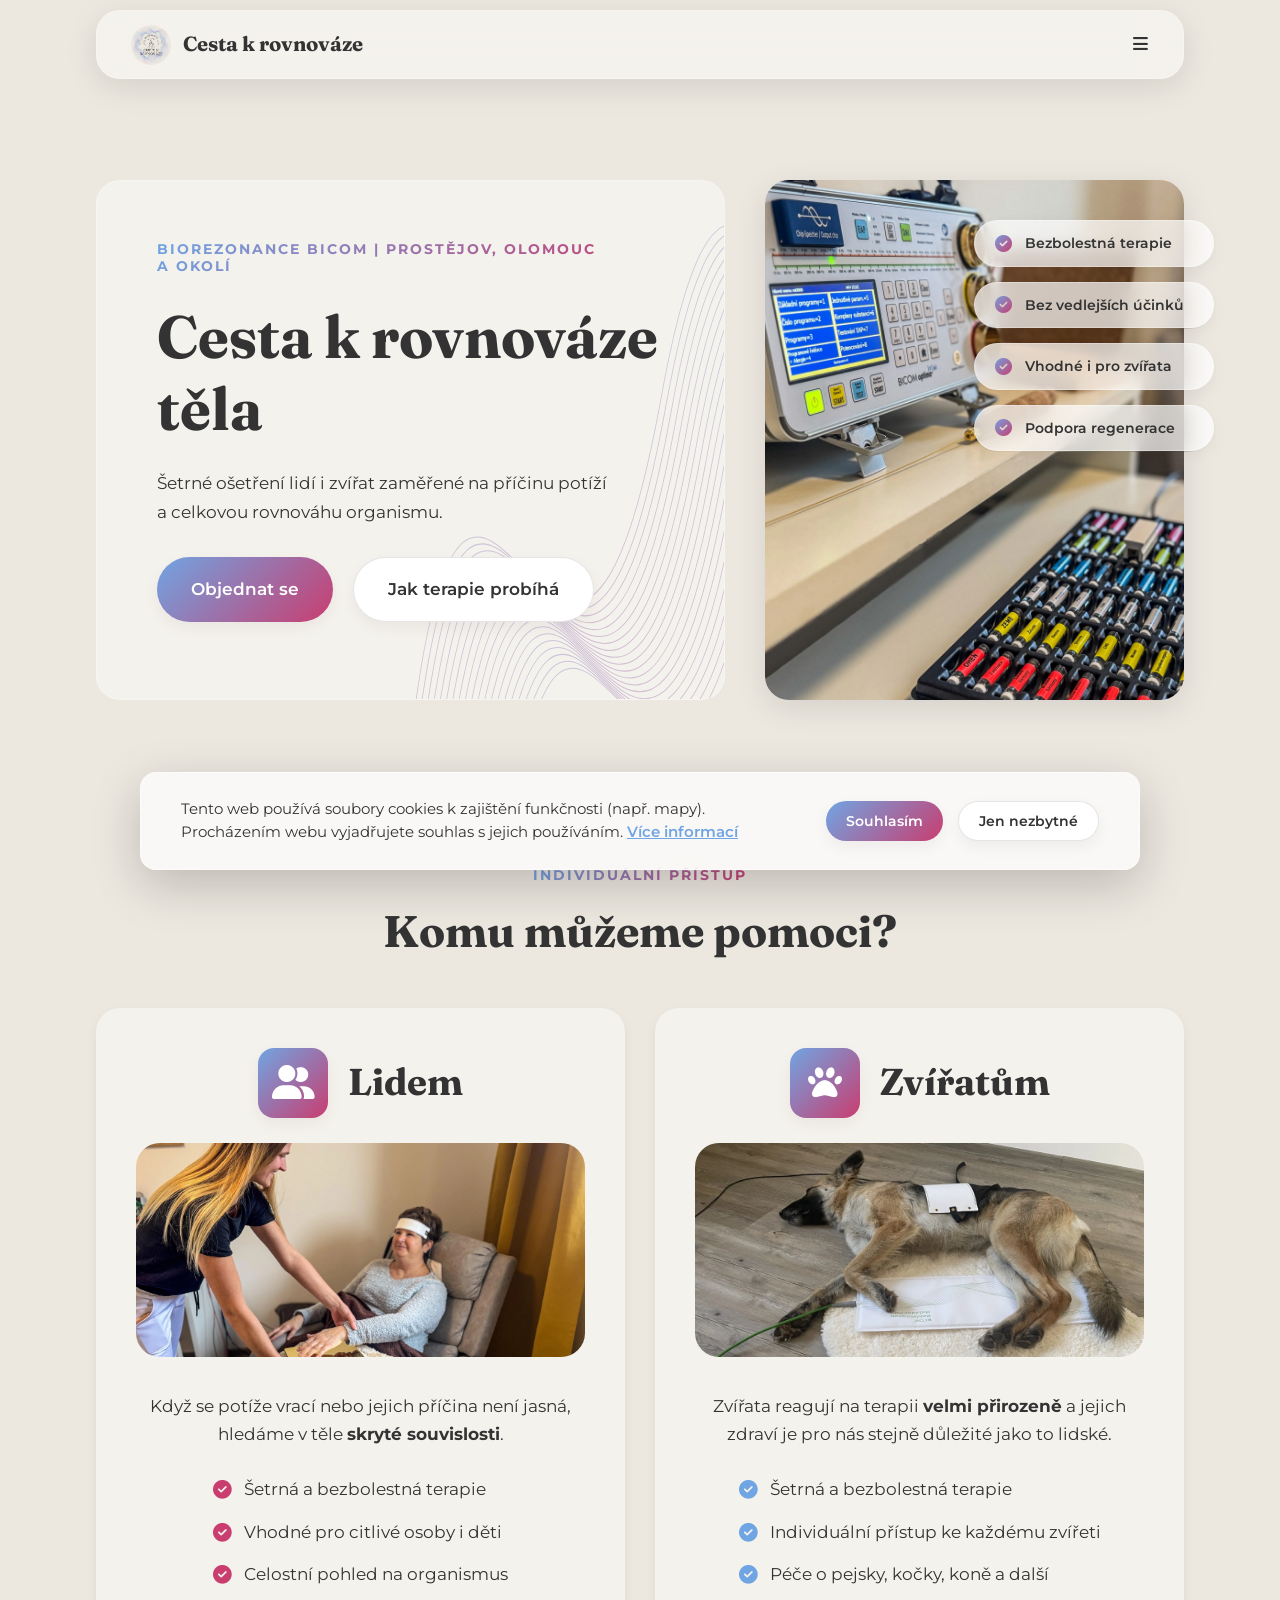
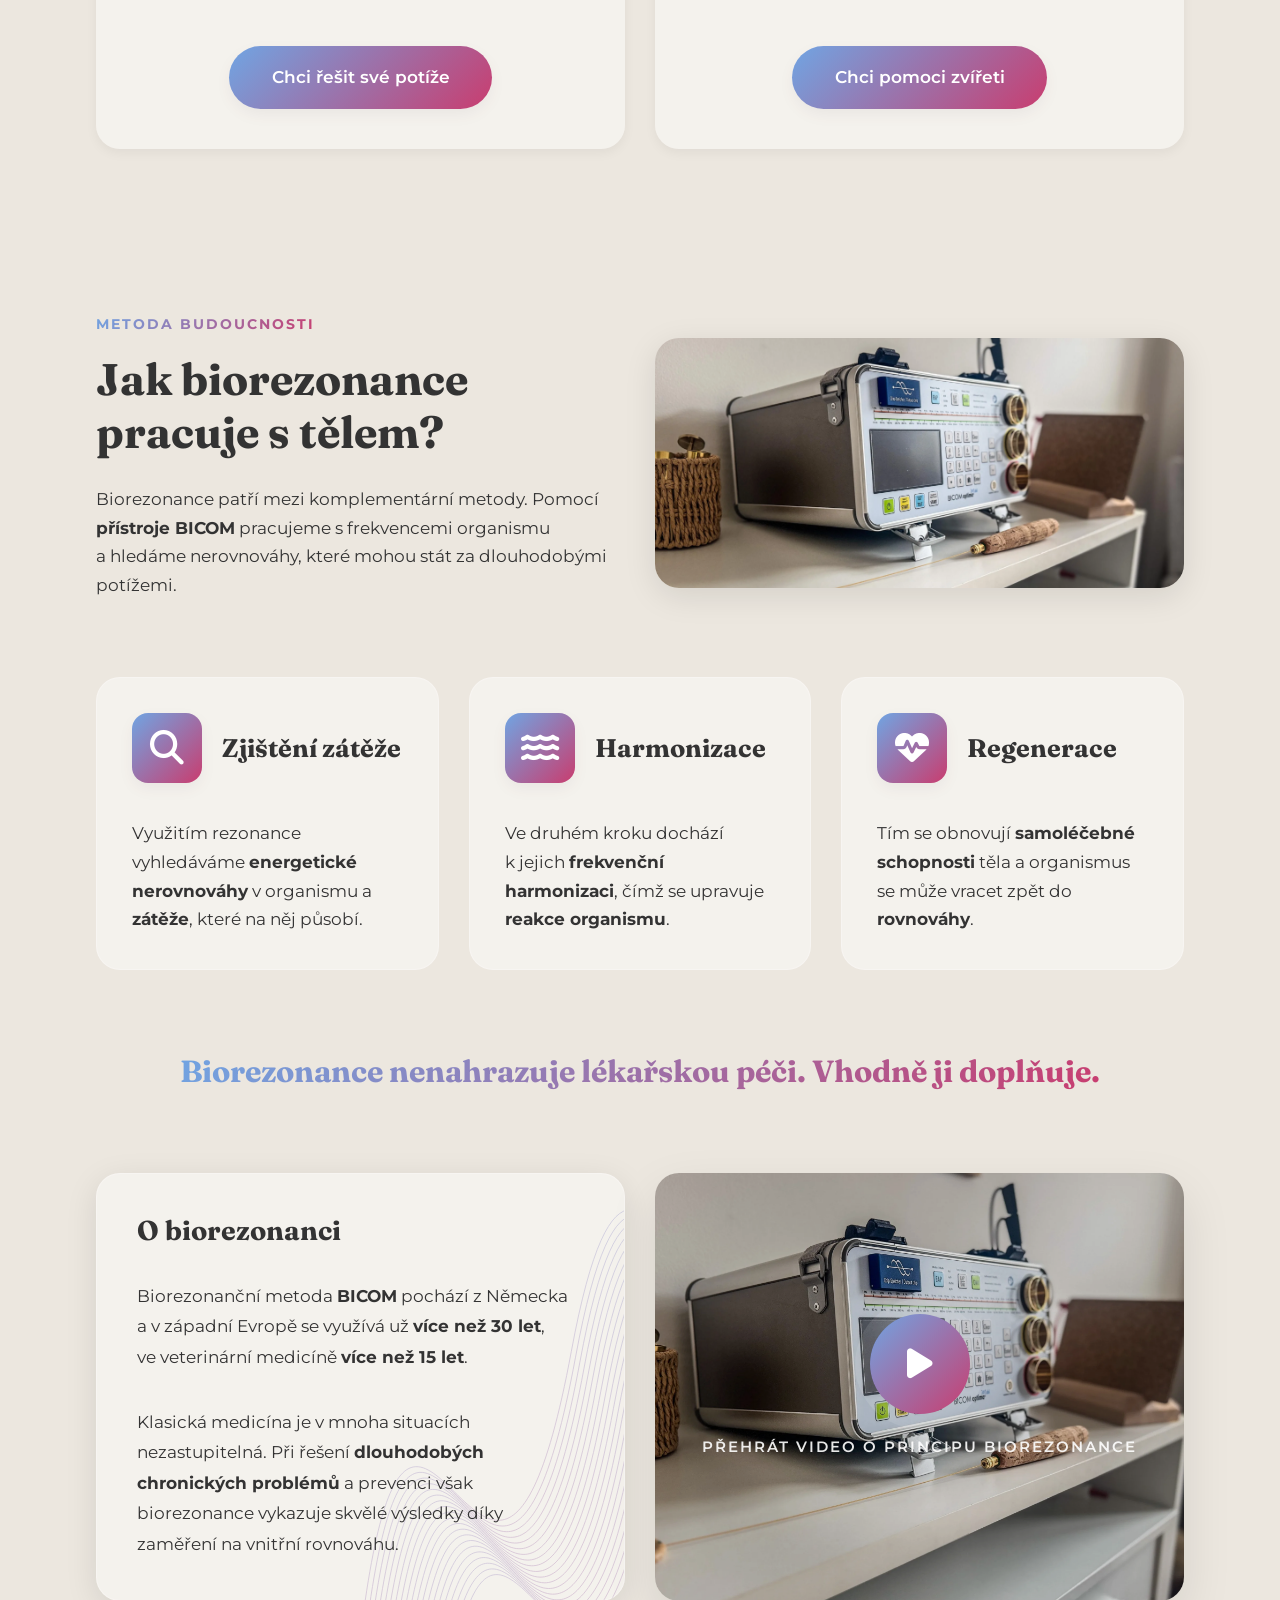
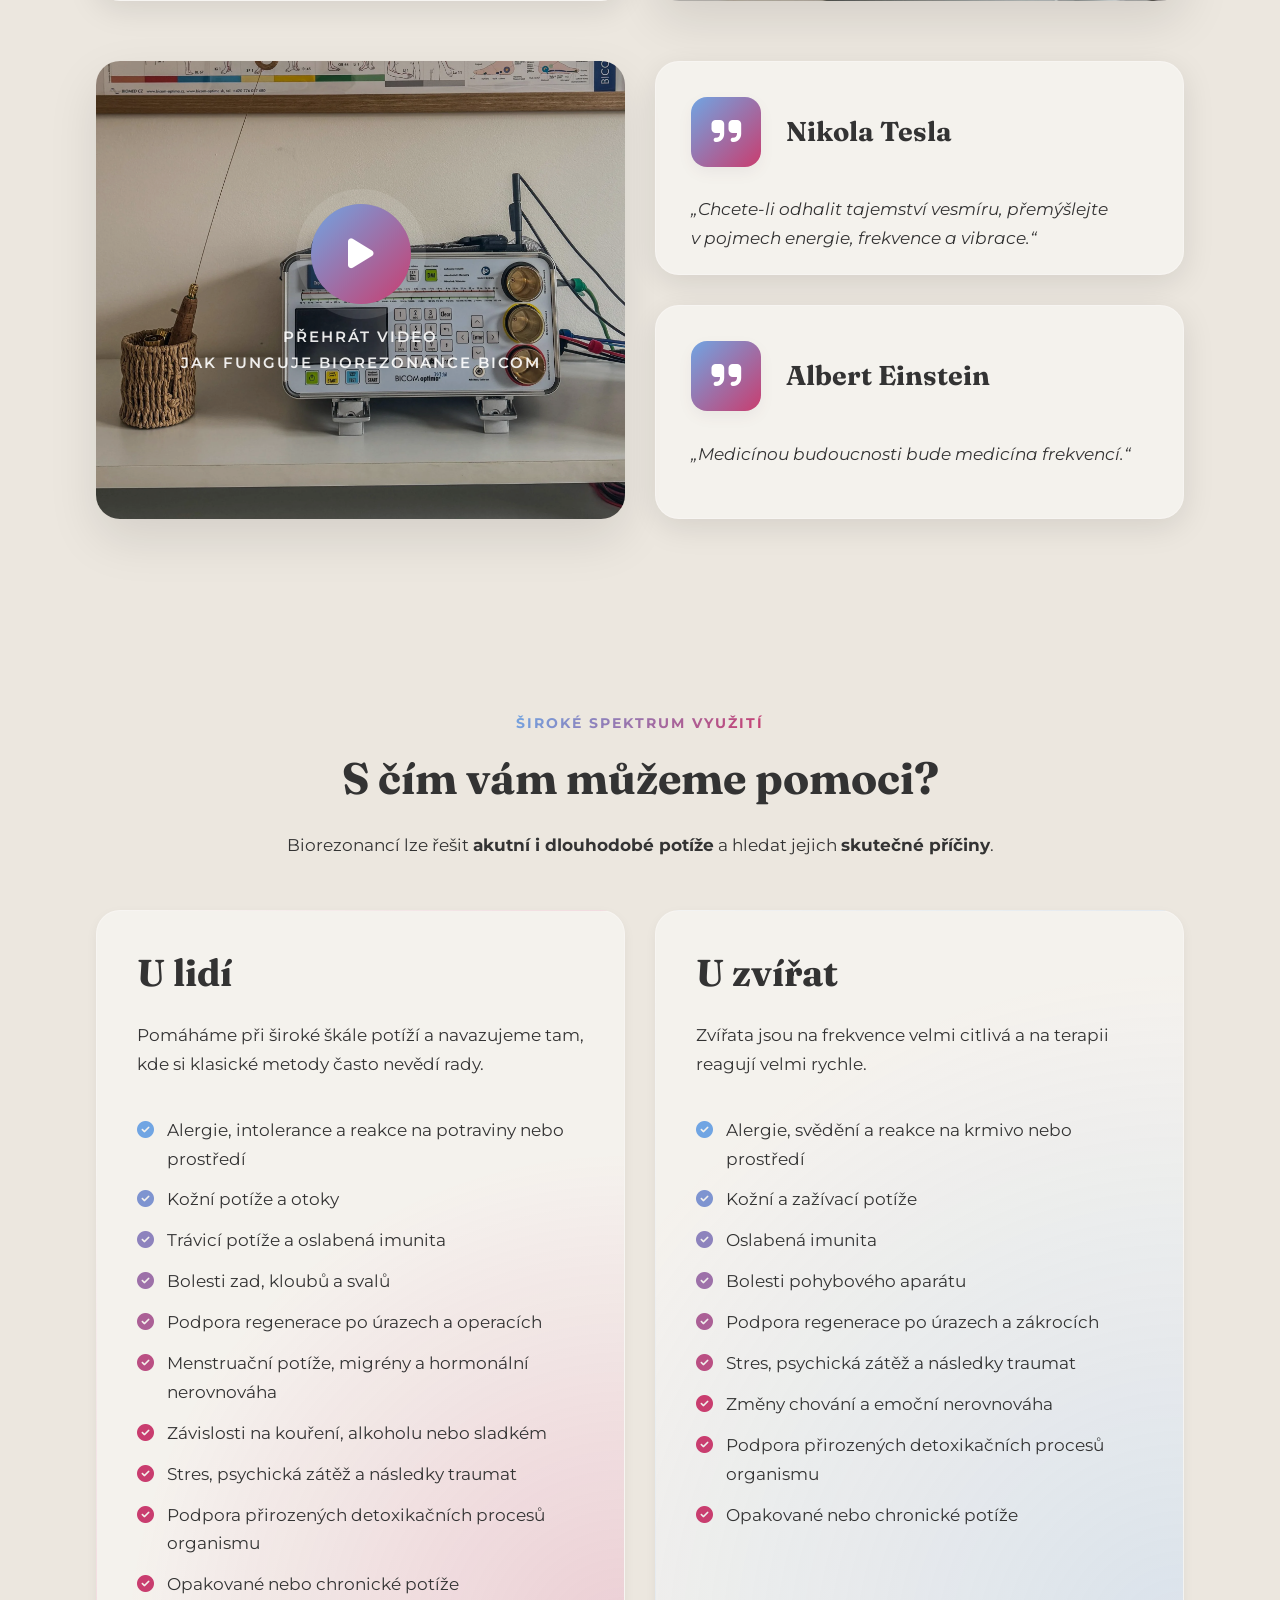
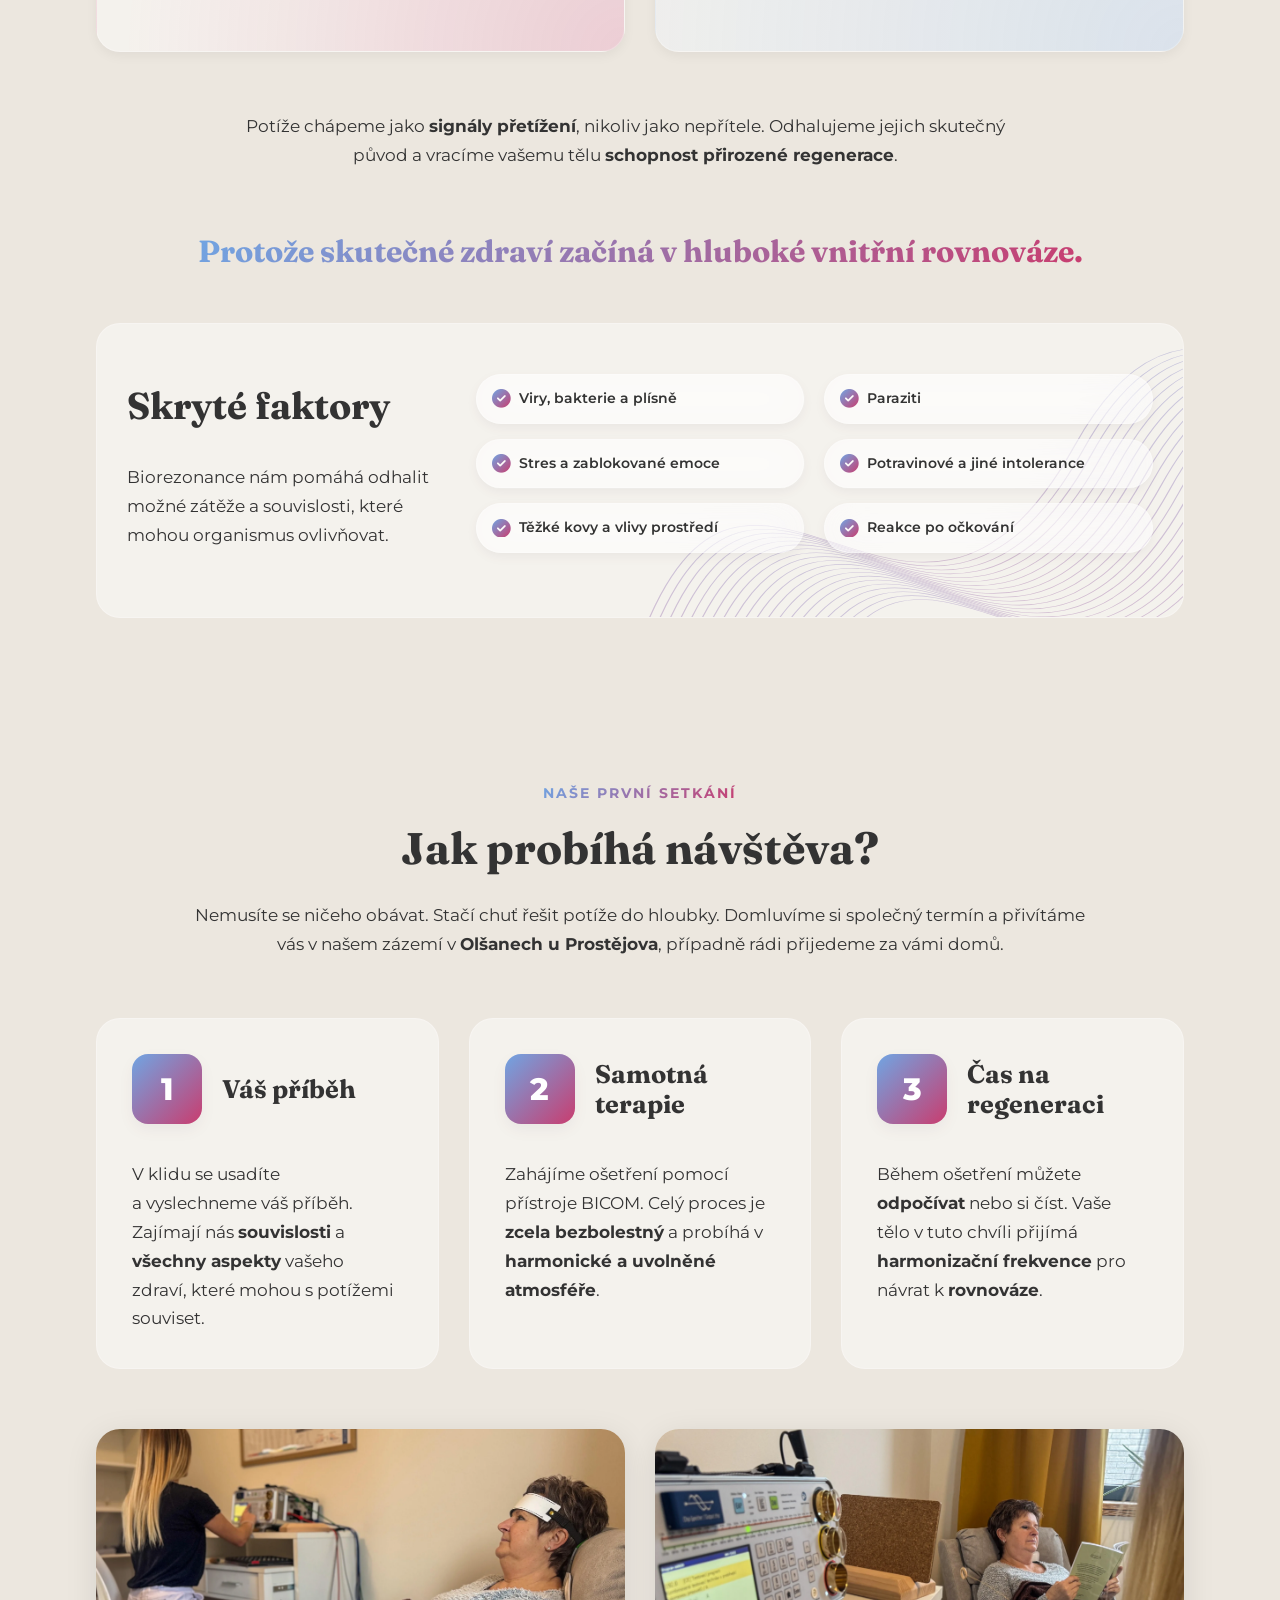
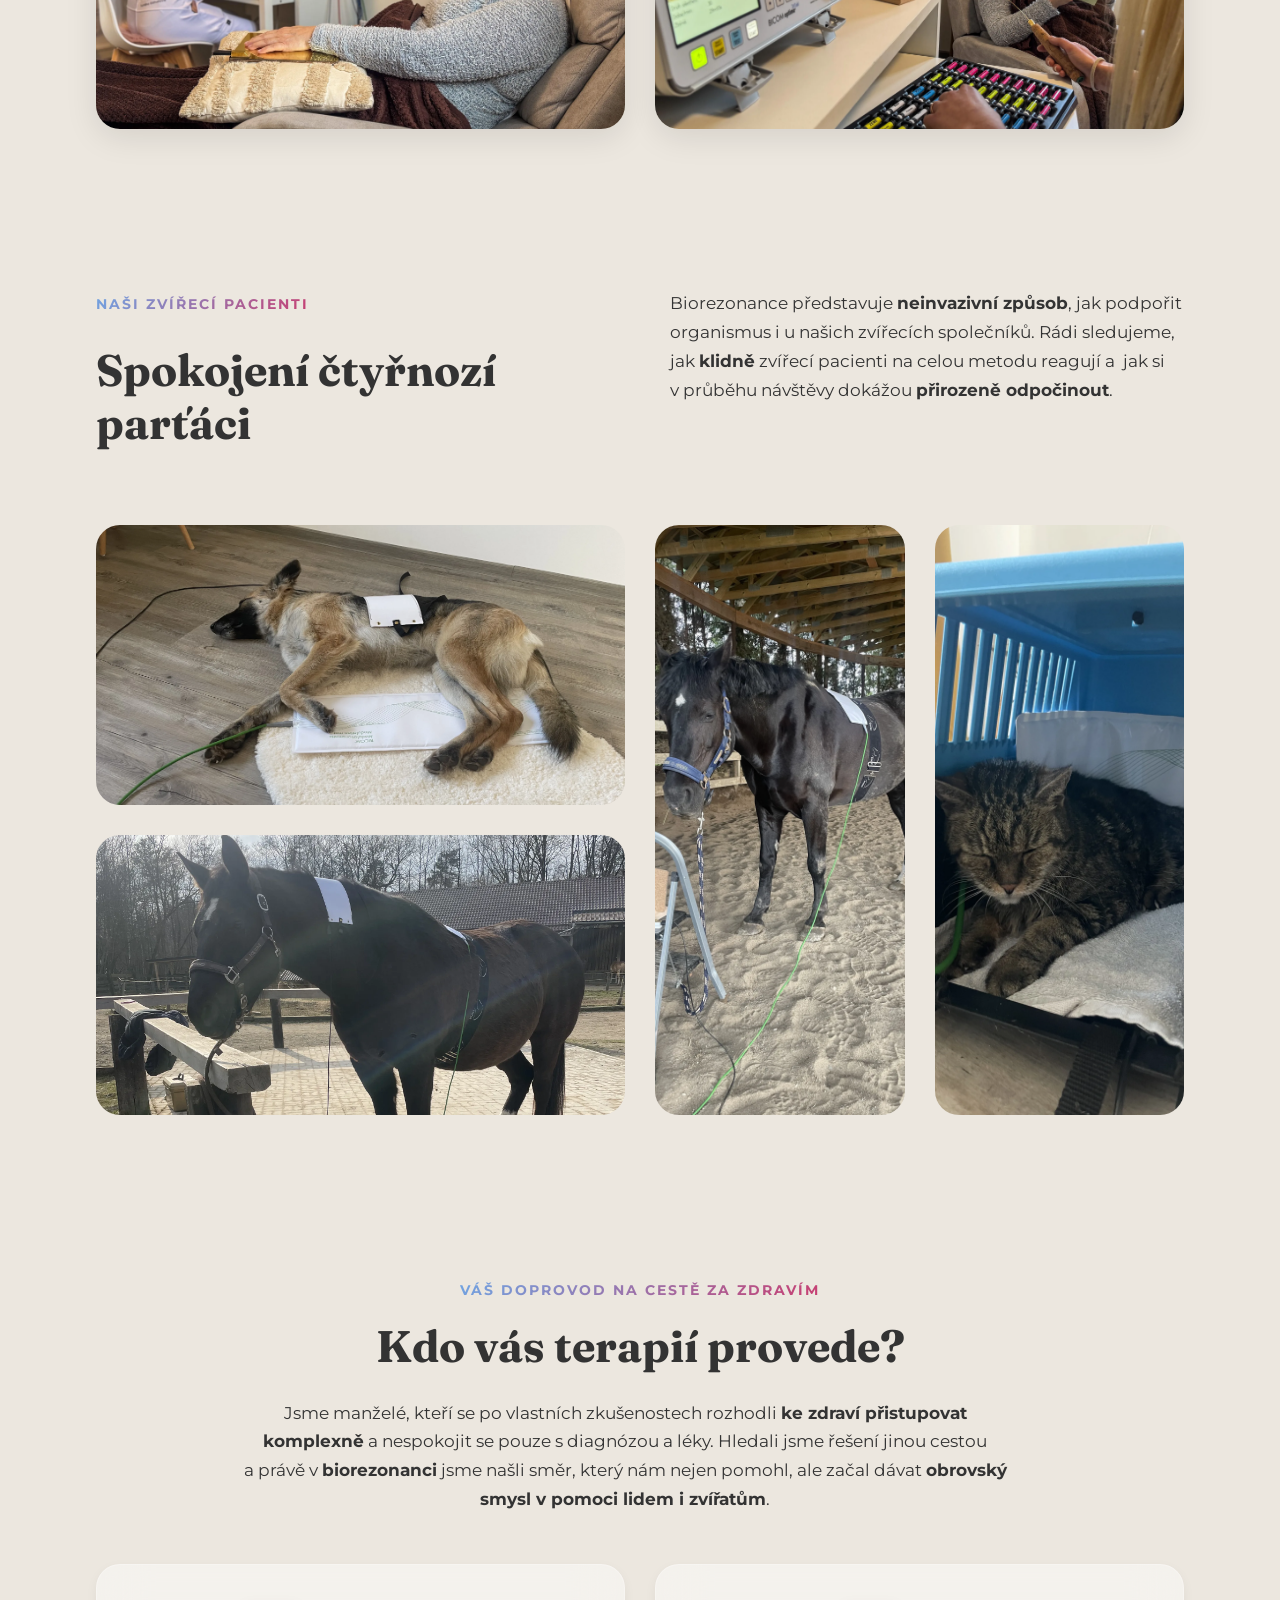
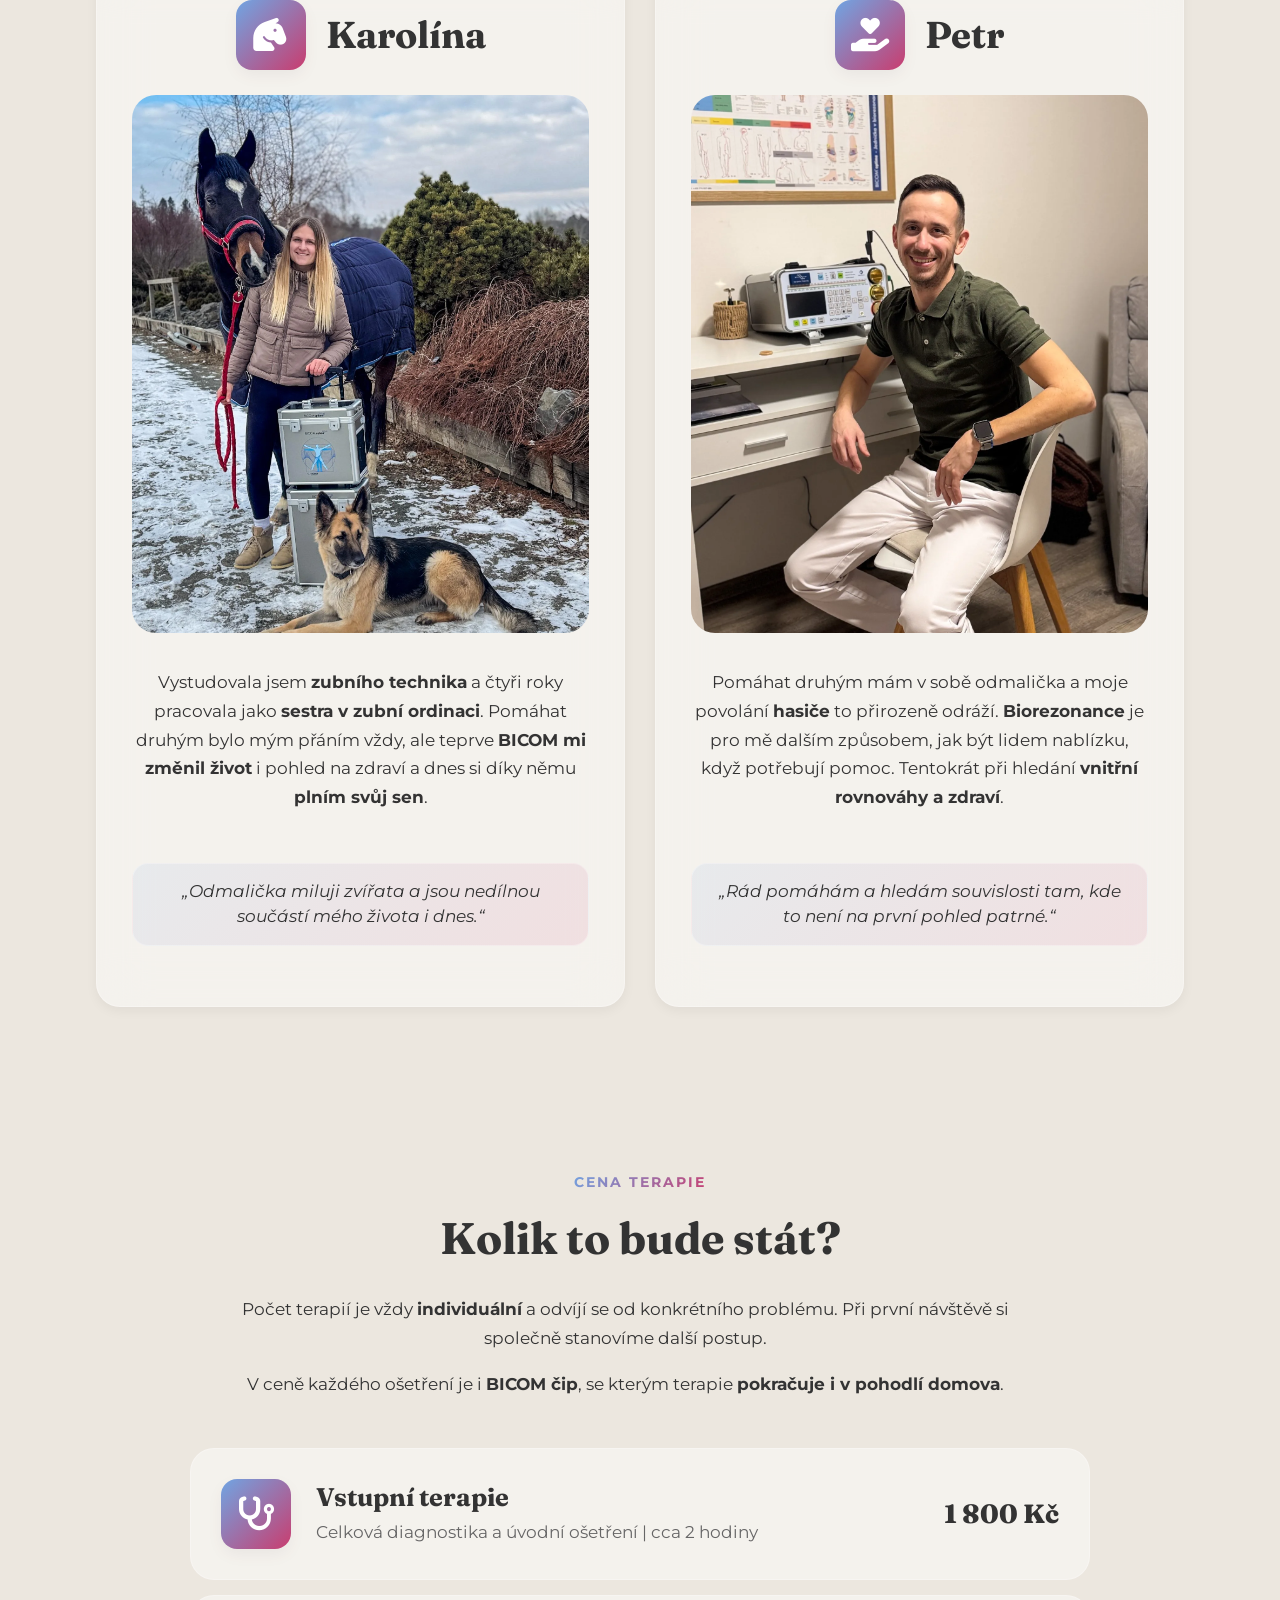
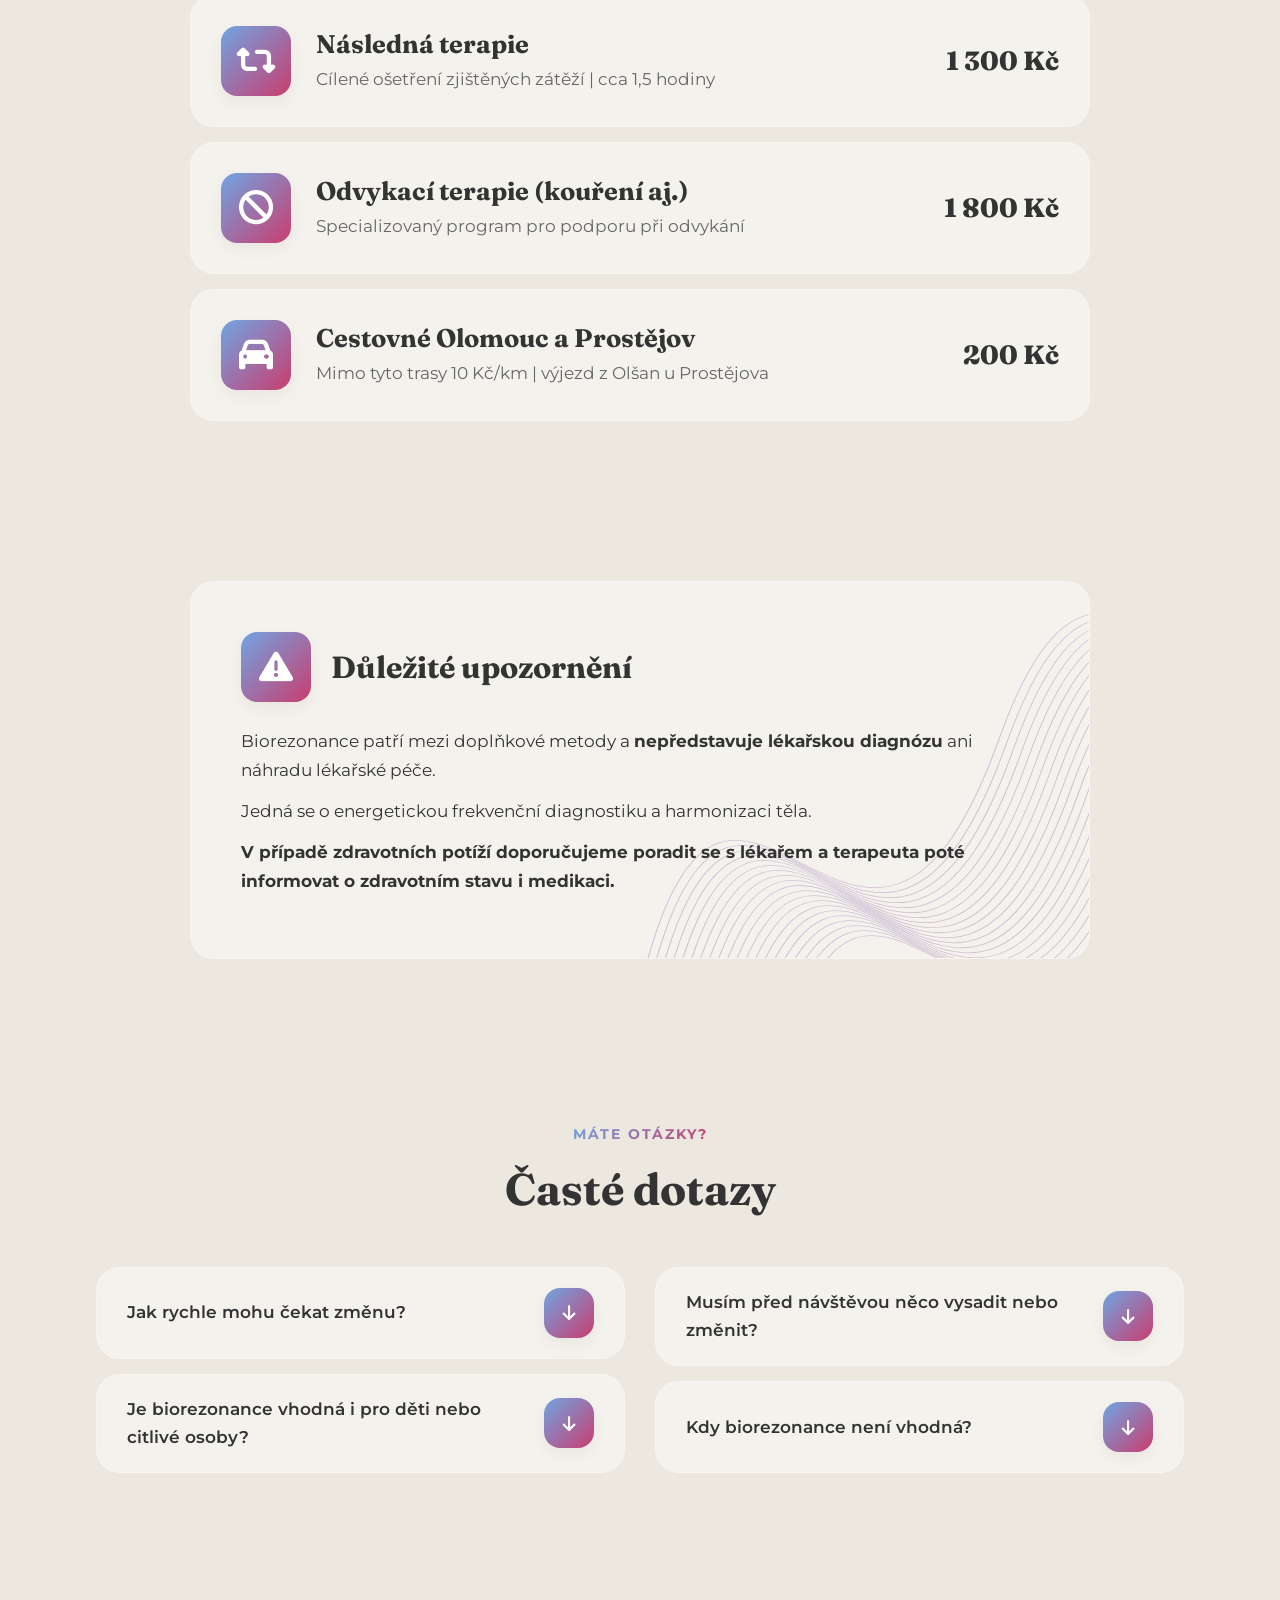
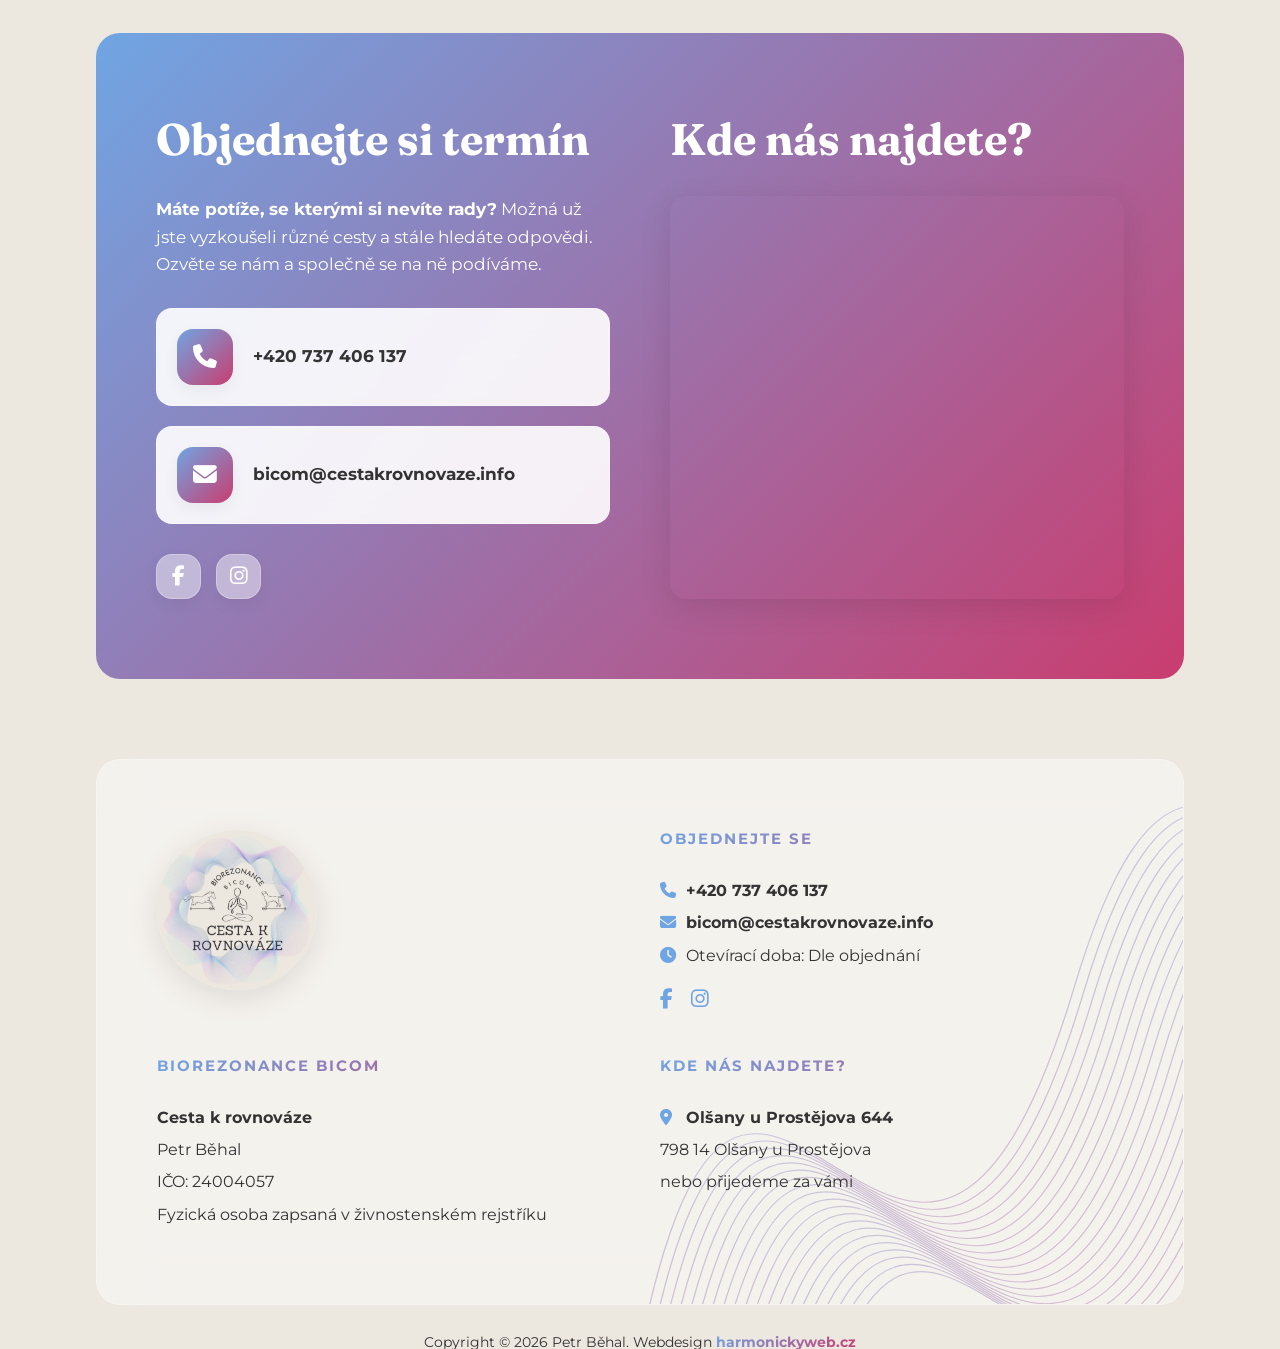
<file: index.html>
<!DOCTYPE html>
<html lang="cs">

<head>
    <meta charset="UTF-8">
    <meta name="viewport" content="width=device-width, initial-scale=1.0">
    <title>Biorezonance BICOM | Cesta k rovnováze těla - Prostějov, Olomouc</title>
    <meta name="description"
        content="Šetrné ošetření lidí i zvířat pomocí biorezonance BICOM. Zaměřujeme se na příčinu potíží a celkovou rovnováhu organismu v Olšanech u Prostějova.">

    <!-- Open Graph -->
    <meta property="og:title" content="Biorezonance BICOM | Cesta k rovnováze těla">
    <meta property="og:description"
        content="Šetrné ošetření lidí i zvířat pomocí biorezonance BICOM v Olšanech u Prostějova.">
    <meta property="og:image" content="Obrazky/og-image.jpg">
    <meta property="og:image:width" content="1200">
    <meta property="og:image:height" content="630">
    <meta property="og:url" content="https://cestakrovnovaze.info">
    <meta property="og:type" content="website">

    <!-- Favicon -->
    <link rel="icon" type="image/svg+xml" href="Obrazky/favicon.svg">

    <!-- Fonts & Icons -->
    <link rel="stylesheet" href="https://cdnjs.cloudflare.com/ajax/libs/font-awesome/6.5.1/css/all.min.css">
    <!-- Internal Links / Canonical -->
    <link rel="canonical" href="https://cestakrovnovaze.info/">

    <!-- Structured Data -->
    <script type="application/ld+json">
    [
      {
        "@context": "https://schema.org",
        "@type": "LocalBusiness",
        "name": "Biorezonance Olšany | Petr Běhal",
        "description": "Šetrné ošetření lidí i zvířat pomocí biorezonance BICOM. Zaměřujeme se na příčinu potíží a celkovou rovnováhu organismu v Olšanech u Prostějova.",
        "image": "https://cestakrovnovaze.info/Obrazky/og-image.jpg",
        "sameAs": [
          "https://www.facebook.com/profile.php?id=61587426644208",
          "https://www.instagram.com/cestakrovnovaze_bicom/"
        ],
        "address": {
          "@type": "PostalAddress",
          "streetAddress": "Olšany u Prostějova 644",
          "addressLocality": "Olšany u Prostějova",
          "postalCode": "798 14",
          "addressCountry": "CZ"
        },
        "geo": {
          "@type": "GeoCoordinates",
          "latitude": 49.4975,
          "longitude": 17.1568
        },
        "url": "https://cestakrovnovaze.info",
        "telephone": "+420737406137",
        "openingHoursSpecification": {
          "@type": "OpeningHoursSpecification",
          "dayOfWeek": ["Monday", "Tuesday", "Wednesday", "Thursday", "Friday", "Saturday", "Sunday"],
          "opens": "00:00",
          "closes": "23:59",
          "description": "Dle předchozí domluvy"
        }
      },
      {
        "@context": "https://schema.org",
        "@type": "FAQPage",
        "mainEntity": [
          {
            "@type": "Question",
            "name": "Jak rychle mohu čekat změnu?",
            "acceptedAnswer": {
              "@type": "Answer",
              "text": "Každý organismus reaguje jinak. Někdy je změna patrná už po první terapii, jindy se stav upravuje postupně během několika setkání. Vždy záleží na délce a povaze potíží."
            }
          },
          {
            "@type": "Question",
            "name": "Je biorezonance vhodná i pro děti nebo citlivé osoby?",
            "acceptedAnswer": {
              "@type": "Answer",
              "text": "Ano, terapie je šetrná a bezbolestná, proto ji dobře snášejí i děti, senioři nebo citlivější osoby."
            }
          }
        ]
      }
    ]
    </script>
    <link rel="stylesheet" href="style.css">
</head>

<body>
    <!-- Background Decoration -->

    <!-- Header Navigation -->
    <header class="header container">
        <nav class="pill-nav glass">
            <a href="#home" class="logo">
                <img src="Obrazky/biorezonance-logo.jpg" alt="Biorezonance Logo">
                <span>Cesta k&nbsp;rovnováze</span>
            </a>

            <ul class="nav-links" id="mainNav">
                <li><a href="#biorezonance">Biorezonance</a></li>
                <li><a href="#pomoc">S čím pomáhá</a></li>
                <li><a href="#prubeh">Průběh</a></li>
                <li><a href="#onas">O nás</a></li>
                <li><a href="#cenik">Ceník</a></li>
                <li><a href="#kontakt">Kontakt</a></li>
                <li class="mobile-nav-btn"><a href="#kontakt" class="btn btn-primary">Objednat se</a></li>
            </ul>

            <a href="#kontakt" class="btn btn-primary nav-btn">Objednat se</a>

            <button class="mobile-menu-toggle" id="menuToggle"><i class="fa-solid fa-bars"></i></button>
        </nav>
    </header>

    <main>
        <!-- Hero Section -->
        <section id="home" class="hero container section-padding">
            <div class="hero-grid">
                <div class="hero-content glass animate-fade-in" style="animation-delay: 0.2s;">
                    <h1 class="sub-heading" style="margin-top:0;">Biorezonance BICOM <span
                            class="sub-heading-sep">|</span> <span class="sub-heading-loc">Prostějov, Olomouc
                            a&nbsp;okolí</span></h1>
                    <h2 class="hero-main-title">Cesta k&nbsp;rovnováze těla</h2>
                    <p>Šetrné ošetření lidí i&nbsp;zvířat zaměřené na&nbsp;příčinu potíží a&nbsp;celkovou rovnováhu
                        organismu.</p>

                    <div class="hero-btns">
                        <a href="#kontakt" class="btn btn-primary">Objednat se</a>
                        <a href="#prubeh" class="btn btn-secondary">Jak terapie probíhá</a>
                    </div>
                </div>

                <div class="hero-image animate-fade-in" style="animation-delay: 0.4s;">
                    <div class="hero-decoration"></div>
                    <div class="hero-img-wrapper">
                        <img src="Obrazky/biorezonance-1.webp" alt="Biorezonance terapie detail" class="main-hero-img">
                    </div>

                    <!-- Floating USPs -->
                    <div class="floating-usps-container">
                        <div class="floating-usp">
                            <i class="fa-solid fa-circle-check"></i> <span>Bezbolestná terapie</span>
                        </div>
                        <div class="floating-usp">
                            <i class="fa-solid fa-circle-check"></i> <span>Bez vedlejších účinků</span>
                        </div>
                        <div class="floating-usp">
                            <i class="fa-solid fa-circle-check"></i> <span>Vhodné i pro zvířata</span>
                        </div>
                        <div class="floating-usp">
                            <i class="fa-solid fa-circle-check"></i> <span>Podpora regenerace</span>
                        </div>
                    </div>
                </div>
            </div>
        </section>

        <!-- Komu můžeme pomoci -->
        <section id="pro-koho" class="help-section container section-padding text-center">
            <span class="sub-heading">Individuální přístup</span>
            <h2>Komu můžeme pomoci?</h2>
            <div class="bento-grid">
                <div class="bento-item animate-fade-in">
                    <div class="card-header">
                        <div class="icon-box"><i class="fa-solid fa-user-group"></i></div>
                        <h3>Lidem</h3>
                    </div>
                    <div class="card-image-container">
                        <div class="card-image-wrapper">
                            <img src="Obrazky/biorezonance-3.webp" alt="Péče o lidi" loading="lazy">
                        </div>
                    </div>
                    <div class="card-content">
                        <p>Když se potíže vrací nebo jejich příčina není jasná, hledáme v těle <strong>skryté
                                souvislosti</strong>.</p>
                        <ul>
                            <li>Šetrná a bezbolestná terapie</li>
                            <li>Vhodné pro citlivé osoby i děti</li>
                            <li>Celostní pohled na organismus</li>
                        </ul>
                        <a href="#kontakt" class="btn btn-primary">Chci řešit své potíže</a>
                    </div>
                </div>
                <div class="bento-item animate-fade-in" style="animation-delay: 0.2s;">
                    <div class="card-header">
                        <div class="icon-box"><i class="fa-solid fa-paw"></i></div>
                        <h3>Zvířatům</h3>
                    </div>
                    <div class="card-image-container">
                        <div class="card-image-wrapper">
                            <img src="Obrazky/Fotogalerie/biorezonance-pes.webp" alt="Péče o zvířata" loading="lazy">
                        </div>
                    </div>
                    <div class="card-content">
                        <p>Zvířata reagují na terapii <strong>velmi přirozeně</strong> a jejich zdraví je pro nás stejně
                            důležité jako to
                            lidské.</p>
                        <ul>
                            <li>Šetrná a bezbolestná terapie</li>
                            <li>Individuální přístup ke každému zvířeti</li>
                            <li>Péče o&nbsp;pejsky, kočky, koně a&nbsp;další</li>
                        </ul>
                        <a href="#kontakt" class="btn btn-primary">Chci pomoci zvířeti</a>
                    </div>
                </div>
            </div>
        </section>

        <!-- Jak biorezonance funguje -->
        <section id="biorezonance" class="how-it-works container section-padding">
            <div class="split-layout">
                <div class="content">
                    <span class="sub-heading">Metoda budoucnosti</span>
                    <h2>Jak biorezonance pracuje s&nbsp;tělem?</h2>
                    <p>Biorezonance patří mezi komplementární metody. Pomocí <strong>přístroje BICOM</strong> pracujeme
                        s&nbsp;frekvencemi
                        organismu a&nbsp;hledáme nerovnováhy, které mohou stát za dlouhodobými potížemi.</p>
                </div>
                <div class="image-area plain-image">
                    <img src="Obrazky/biorezonance-4.webp" alt="Přístroj BICOM" class="rounded-img" loading="lazy">
                </div>
            </div>

            <div class="steps-grid">
                <!-- Krok 01 -->
                <div class="step-item animate-fade-in">
                    <div class="step-card glass">
                        <div class="step-content">
                            <div class="step-header">
                                <div class="step-icon-box">
                                    <i class="fa-solid fa-magnifying-glass"></i>
                                </div>
                                <h3>Zjištění zátěže</h3>
                            </div>
                            <p>Využitím rezonance vyhledáváme <strong>energetické nerovnováhy</strong> v&nbsp;organismu a
                                <strong>zátěže</strong>, které na něj
                                působí.
                            </p>
                        </div>
                    </div>
                </div>

                <!-- Krok 02 -->
                <div class="step-item animate-fade-in" style="animation-delay: 0.2s;">
                    <div class="step-card glass">
                        <div class="step-content">
                            <div class="step-header">
                                <div class="step-icon-box">
                                    <i class="fa-solid fa-water"></i>
                                </div>
                                <h3>Harmonizace</h3>
                            </div>
                            <p>Ve druhém kroku dochází k&nbsp;jejich <strong>frekvenční harmonizaci</strong>, čímž se
                                upravuje <strong>reakce
                                    organismu</strong>.</p>
                        </div>
                    </div>
                </div>

                <!-- Krok 03 -->
                <div class="step-item animate-fade-in" style="animation-delay: 0.4s;">
                    <div class="step-card glass">
                        <div class="step-content">
                            <div class="step-header">
                                <div class="step-icon-box">
                                    <i class="fa-solid fa-heart-pulse"></i>
                                </div>
                                <h3>Regenerace</h3>
                            </div>
                            <p>Tím se obnovují <strong>samoléčebné schopnosti</strong> těla a&nbsp;organismus se může vracet
                                zpět do
                                <strong>rovnováhy</strong>.
                            </p>
                        </div>
                    </div>
                </div>
            </div>

            <div class="disclaimer-bar animate-fade-in">
                <p>Biorezonance nenahrazuje lékařskou péči. Vhodně ji&nbsp;doplňuje.</p>
            </div>

            <div class="info-video-split video-row">
                <div class="info-text-content animate-fade-in">
                    <div class="glass-card glass">
                        <h3>O&nbsp;biorezonanci</h3>
                        <p>Biorezonanční metoda <strong>BICOM</strong> pochází z&nbsp;Německa a&nbsp;v&nbsp;západní Evropě
                                se&nbsp;využívá už&nbsp;<strong>více než
                                30&nbsp;let</strong>, ve&nbsp;veterinární medicíně <strong>více
                                než 15&nbsp;let</strong>.</p>
                        <p>Klasická medicína je&nbsp;v&nbsp;mnoha situacích nezastupitelná. Při&nbsp;řešení
                            <strong>dlouhodobých chronických
                                problémů</strong> a&nbsp;prevenci však biorezonance vykazuje skvělé výsledky díky
                            zaměření na&nbsp;vnitřní rovnováhu.
                        </p>
                    </div>
                </div>
                <div class="video-area animate-fade-in" style="animation-delay: 0.2s;">
                    <a class="video-preview" href="https://www.youtube.com/watch?v=jspzKjGALrU" target="_blank"
                        rel="noopener">
                        <div class="video-overlay">
                            <div class="play-btn">
                                <i class="fa-solid fa-play"></i>
                            </div>
                            <span>Přehrát video o&nbsp;principu biorezonance</span>
                        </div>
                        <img src="Obrazky/biorezonance-4.webp" alt="Video náhled" class="video-thumbnail" loading="lazy">
                    </a>
                </div>
            </div>

            <div class="info-video-split video-row" style="margin-top: 60px;">
                <div class="video-area animate-fade-in">
                    <a class="video-preview" href="https://www.youtube.com/watch?v=Vtfg0rNQ5ho" target="_blank"
                        rel="noopener">
                        <div class="video-overlay">
                            <div class="play-btn">
                                <i class="fa-solid fa-play"></i>
                            </div>
                            <span>Přehrát video<br>Jak funguje biorezonance Bicom</span>
                        </div>
                        <img src="Obrazky/biorezonance-6.webp" alt="Přístroj BICOM v ordinaci" class="video-thumbnail"
                            loading="lazy">
                    </a>
                </div>
                <div class="quotes-container quotes-container-stacked animate-fade-in" style="animation-delay: 0.2s;">
                    <div class="quote-item">
                        <div class="quote-card glass">
                            <div class="quote-content">
                                <div class="quote-header">
                                    <div class="quote-icon-box">
                                        <i class="fa-solid fa-quote-right"></i>
                                    </div>
                                    <cite>Nikola Tesla</cite>
                                </div>
                                <p>„Chcete-li odhalit tajemství vesmíru, přemýšlejte v&nbsp;pojmech energie, frekvence
                                    a&nbsp;vibrace.“</p>
                            </div>
                        </div>
                    </div>
                    <div class="quote-item">
                        <div class="quote-card glass">
                            <div class="quote-content">
                                <div class="quote-header">
                                    <div class="quote-icon-box">
                                        <i class="fa-solid fa-quote-right"></i>
                                    </div>
                                    <cite>Albert Einstein</cite>
                                </div>
                                <p>„Medicínou budoucnosti bude medicína frekvencí.“</p>
                            </div>
                        </div>
                    </div>
                </div>
            </div>
        </section>

        <!-- S čím vám můžeme pomoci -->
        <section id="pomoc" class="services-list container section-padding text-center" style="margin-top: 60px;">
            <span class="sub-heading">Široké spektrum využití</span>
            <h2>S čím vám můžeme pomoci?</h2>
            <p class="text-center">Biorezonancí lze řešit <strong>akutní i&nbsp;dlouhodobé potíže</strong> a&nbsp;hledat jejich
                <strong>skutečné příčiny</strong>.
            </p>

            <div class="bento-grid">
                <div class="bento-item glass animate-fade-in">
                    <h3>U lidí</h3>
                    <p>Pomáháme při široké škále potíží a&nbsp;navazujeme tam, kde si klasické metody často nevědí rady.</p>
                    <ul class="check-list">
                        <li>Alergie, intolerance a&nbsp;reakce na potraviny nebo prostředí</li>
                        <li>Kožní potíže a&nbsp;otoky</li>
                        <li>Trávicí potíže a&nbsp;oslabená imunita</li>
                        <li>Bolesti zad, kloubů a&nbsp;svalů</li>
                        <li>Podpora regenerace po úrazech a&nbsp;operacích</li>
                        <li>Menstruační potíže, migrény a&nbsp;hormonální nerovnováha</li>
                        <li>Závislosti na kouření, alkoholu nebo sladkém</li>
                        <li>Stres, psychická zátěž a&nbsp;následky traumat</li>
                        <li>Podpora přirozených detoxikačních procesů organismu</li>
                        <li>Opakované nebo chronické potíže</li>
                    </ul>
                </div>
                <div class="bento-item glass animate-fade-in" style="animation-delay: 0.2s;">
                    <h3>U zvířat</h3>
                    <p>Zvířata jsou na frekvence velmi citlivá a&nbsp;na terapii reagují velmi rychle.</p>
                    <ul class="check-list">
                        <li>Alergie, svědění a&nbsp;reakce na krmivo nebo prostředí</li>
                        <li>Kožní a&nbsp;zažívací potíže</li>
                        <li>Oslabená imunita</li>
                        <li>Bolesti pohybového aparátu</li>
                        <li>Podpora regenerace po úrazech a&nbsp;zákrocích</li>
                        <li>Stres, psychická zátěž a&nbsp;následky traumat</li>
                        <li>Změny chování a&nbsp;emoční nerovnováha</li>
                        <li>Podpora přirozených detoxikačních procesů organismu</li>
                        <li>Opakované nebo chronické potíže</li>
                    </ul>
                </div>
            </div>

            <div class="text-center animate-fade-in"
                style="margin-top: 60px; margin-bottom: 30px; max-width: 800px; margin-left: auto; margin-right: auto;">
                <p>Potíže chápeme jako <strong>signály přetížení</strong>, nikoliv jako nepřítele. Odhalujeme jejich
                    skutečný původ a&nbsp;vracíme vašemu tělu <strong>schopnost přirozené regenerace</strong>.</p>
            </div>

            <div class="disclaimer-bar animate-fade-in" style="margin-top: 60px; margin-bottom: 40px;">
                <p>Protože skutečné zdraví začíná v&nbsp;hluboké vnitřní rovnováze.</p>
            </div>

            <div class="connections-belt glass animate-fade-in">
                <div class="belt-header">
                    <span class="sub-heading">Skryté faktory</span>
                    <p>Biorezonance nám pomáhá odhalit možné zátěže a&nbsp;souvislosti, které mohou organismus ovlivňovat.</p>
                </div>
                <div class="belt-column">
                    <div class="belt-item">
                        <i class="fa-solid fa-circle-check"></i>
                        <span>Viry, bakterie a&nbsp;plísně</span>
                    </div>
                    <div class="belt-item">
                        <i class="fa-solid fa-circle-check"></i>
                        <span>Stres a&nbsp;zablokované emoce</span>
                    </div>
                    <div class="belt-item">
                        <i class="fa-solid fa-circle-check"></i>
                        <span>Těžké kovy a&nbsp;vlivy prostředí</span>
                    </div>
                </div>
                <div class="belt-column">
                    <div class="belt-item">
                        <i class="fa-solid fa-circle-check"></i>
                        <span>Paraziti</span>
                    </div>
                    <div class="belt-item">
                        <i class="fa-solid fa-circle-check"></i>
                        <span>Potravinové a&nbsp;jiné intolerance</span>
                    </div>
                    <div class="belt-item">
                        <i class="fa-solid fa-circle-check"></i>
                        <span>Reakce po očkování</span>
                    </div>
                </div>
            </div>


        </section>

        <!-- Průběh terapie -->
        <section id="prubeh" class="process container section-padding text-center">
            <span class="sub-heading">Naše první setkání</span>
            <h2>Jak probíhá návštěva?</h2>

            <p class="text-center" style="max-width: 900px; margin: 0 auto 50px;">
                Nemusíte se ničeho obávat. Stačí chuť řešit potíže do hloubky. Domluvíme si společný termín a&nbsp;přivítáme
                vás v&nbsp;našem zázemí v <strong>Olšanech u&nbsp;Prostějova</strong>, případně rádi přijedeme za vámi domů.
            </p>

            <div class="process-grid">
                <!-- Krok 01 -->
                <div class="process-item animate-fade-in">
                    <div class="process-card glass">
                        <div class="process-content">
                            <div class="process-header">
                                <div class="process-num-box">1</div>
                                <h3>Váš příběh</h3>
                            </div>
                            <p>V&nbsp;klidu se usadíte a&nbsp;vyslechneme váš příběh. Zajímají nás <strong>souvislosti</strong> a
                                <strong>všechny aspekty</strong> vašeho
                                zdraví, které mohou s&nbsp;potížemi souviset.
                            </p>
                        </div>
                    </div>
                </div>

                <!-- Krok 02 -->
                <div class="process-item animate-fade-in" style="animation-delay: 0.2s;">
                    <div class="process-card glass">
                        <div class="process-content">
                            <div class="process-header">
                                <div class="process-num-box">2</div>
                                <h3>Samotná terapie</h3>
                            </div>
                            <p>Zahájíme ošetření pomocí přístroje BICOM. Celý proces je <strong>zcela
                                    bezbolestný</strong> a&nbsp;probíhá v
                                <strong>harmonické a&nbsp;uvolněné atmosféře</strong>.
                            </p>
                        </div>
                    </div>
                </div>

                <!-- Krok 03 -->
                <div class="process-item animate-fade-in" style="animation-delay: 0.4s;">
                    <div class="process-card glass">
                        <div class="process-content">
                            <div class="process-header">
                                <div class="process-num-box">3</div>
                                <h3>Čas na regeneraci</h3>
                            </div>
                            <p>Během ošetření můžete <strong>odpočívat</strong> nebo si číst. Vaše tělo v&nbsp;tuto chvíli
                                přijímá
                                <strong>harmonizační frekvence</strong> pro návrat k <strong>rovnováze</strong>.
                            </p>
                        </div>
                    </div>
                </div>
            </div>

            <div class="gallery-grid" style="margin-top: 60px;">
                <div class="animate-fade-in">
                    <img src="Obrazky/biorezonance-5.webp" alt="Průběh terapie" class="rounded-img"
                        style="height: 300px; object-fit: cover;" loading="lazy">
                </div>
                <div class="animate-fade-in" style="animation-delay: 0.2s;">
                    <img src="Obrazky/biorezonance-2.webp" alt="Čas na regeneraci" class="rounded-img"
                        style="height: 300px; object-fit: cover;" loading="lazy">
                </div>
            </div>
        </section>

        <!-- Fotogalerie -->
        <section class="photo-gallery container section-padding">
            <div class="gallery-header-split">
                <div class="header-left">
                    <span class="sub-heading">Naši zvířecí pacienti</span>
                    <h2>Spokojení čtyřnozí parťáci</h2>
                </div>
                <div class="header-right">
                    <p>Biorezonance představuje <strong>neinvazivní způsob</strong>, jak podpořit organismus i&nbsp;u&nbsp;našich
                        zvířecích
                        společníků. Rádi sledujeme, jak <strong>klidně</strong> zvířecí pacienti na celou metodu reagují a
                        jak si v&nbsp;průběhu návštěvy dokážou <strong>přirozeně odpočinout</strong>.</p>
                </div>
            </div>
            <div class="gallery-bento">
                <!-- 1. Pes (šířka, vlevo nahoře) -->
                <div class="animate-fade-in">
                    <div class="gallery-bento-item">
                        <img src="Obrazky/Fotogalerie/biorezonance-pes.webp" alt="Pes při biorezonanci."
                            class="gallery-img" style="object-position: center 35%;" loading="lazy">
                    </div>
                </div>
                <!-- 2. Bílý kůň (šířka, vlevo dole) -->
                <div class="animate-fade-in" style="animation-delay: 0.2s;">
                    <div class="gallery-bento-item">
                        <img src="Obrazky/Fotogalerie/biorezonance-kun-1.webp" alt="Přijedeme i za vaším koněm."
                            class="gallery-img" style="object-position: center 20%;" loading="lazy">
                    </div>
                </div>
                <!-- 3. Hnědý kůň (výška, vpravo vnitřní) -->
                <div class="animate-fade-in" style="animation-delay: 0.4s;">
                    <div class="gallery-bento-item">
                        <img src="Obrazky/Fotogalerie/biorezonance-kun-2.webp" alt="Koně snáší terapii v klidu."
                            class="gallery-img" loading="lazy">
                    </div>
                </div>
                <!-- 4. Kočička (výška, úplně vpravo) -->
                <div class="animate-fade-in" style="animation-delay: 0.6s;">
                    <div class="gallery-bento-item">
                        <img src="Obrazky/Fotogalerie/biorezonance-kocka.webp" alt="Kočička při terapii."
                            class="gallery-img" loading="lazy">
                    </div>
                </div>
            </div>
        </section>

        <!-- O nás -->
        <section id="onas" class="about-us container section-padding">
            <div
                style="text-align: center; margin-bottom: 50px; max-width: 800px; margin-left: auto; margin-right: auto;">
                <span class="sub-heading">Váš doprovod na cestě za zdravím</span>
                <h2>Kdo vás terapií provede?</h2>
                <p style="margin-top: 20px;">Jsme manželé, kteří se po vlastních zkušenostech rozhodli <strong>ke zdraví
                        přistupovat komplexně</strong> a&nbsp;nespokojit se pouze s&nbsp;diagnózou a&nbsp;léky. Hledali jsme řešení
                    jinou cestou a&nbsp;právě v <strong>biorezonanci</strong> jsme našli směr, který nám nejen pomohl, ale
                    začal dávat <strong>obrovský smysl v&nbsp;pomoci lidem i&nbsp;zvířatům</strong>.</p>
            </div>

            <div class="team-grid">
                <!-- Karolína -->
                <div class="bento-item glass animate-fade-in">
                    <div class="card-header">
                        <div class="icon-box">
                            <i class="fa-solid fa-horse-head"></i>
                        </div>
                        <h3>Karolína</h3>
                    </div>
                    <div class="card-image-container">
                        <div class="team-portrait-mask team-portrait-mask--tall">
                            <img src="Obrazky/karolina.webp" alt="Karolína s koněm, psem a přístrojem BICOM"
                                loading="lazy">
                        </div>
                    </div>
                    <div class="card-content">
                        <p>Vystudovala jsem <strong>zubního technika</strong> a&nbsp;čtyři roky pracovala jako
                            <strong>sestra v&nbsp;zubní ordinaci</strong>. Pomáhat druhým bylo mým přáním vždy, ale teprve
                            <strong>BICOM mi změnil život</strong> i&nbsp;pohled na zdraví a&nbsp;dnes si díky němu <strong>plním
                                svůj sen</strong>.
                        </p>
                        <p class="team-quote">„Odmalička miluji zvířata a&nbsp;jsou nedílnou součástí mého života i&nbsp;dnes.“
                        </p>
                    </div>
                </div>

                <!-- Petr -->
                <div class="bento-item glass animate-fade-in" style="animation-delay: 0.2s;">
                    <div class="card-header">
                        <div class="icon-box">
                            <i class="fa-solid fa-hand-holding-heart"></i>
                        </div>
                        <h3>Petr</h3>
                    </div>
                    <div class="card-image-container">
                        <div class="team-portrait-mask team-portrait-mask--tall">
                            <img src="Obrazky/petr.webp" alt="Petr s přístrojem BICOM"
                                style="object-position: center center;" loading="lazy">
                        </div>
                    </div>
                    <div class="card-content">
                        <p>Pomáhat druhým mám v&nbsp;sobě odmalička a&nbsp;moje povolání <strong>hasiče</strong> to přirozeně
                            odráží.
                            <strong>Biorezonance</strong> je pro mě dalším způsobem, jak být lidem nablízku, když
                            potřebují pomoc. Tentokrát při hledání <strong>vnitřní rovnováhy a&nbsp;zdraví</strong>.
                        </p>
                        <p class="team-quote">„Rád pomáhám a&nbsp;hledám souvislosti tam, kde to není na první pohled
                            patrné.“</p>
                    </div>
                </div>
            </div>
        </section>

        <!-- Ceník -->
        <section id="cenik" class="pricing container section-padding text-center">
            <span class="sub-heading">Cena terapie</span>
            <h2>Kolik to bude stát?</h2>
            <div style="max-width: 800px; margin: 30px auto 50px;">
                <p>Počet terapií je vždy <strong>individuální</strong> a&nbsp;odvíjí se od konkrétního problému. Při první
                    návštěvě si společně stanovíme další postup.</p>
                <p style="margin-top: 15px;">V ceně každého ošetření je i <strong>BICOM čip</strong>, se kterým
                    terapie <strong>pokračuje i&nbsp;v&nbsp;pohodlí domova</strong>.</p>
            </div>

            <div class="pricing-cards">
                <!-- Vstupní terapie -->
                <div class="price-item glass animate-fade-in">
                    <div class="price-item-left">
                        <i class="fa-solid fa-stethoscope"></i>
                        <div class="price-info">
                            <h3>Vstupní terapie</h3>
                            <p>Celková diagnostika a&nbsp;úvodní ošetření | cca 2 hodiny</p>
                        </div>
                    </div>
                    <div class="price-value">1&nbsp;800&nbsp;Kč</div>
                </div>

                <!-- Následná terapie -->
                <div class="price-item glass animate-fade-in" style="animation-delay: 0.1s;">
                    <div class="price-item-left">
                        <i class="fa-solid fa-retweet"></i>
                        <div class="price-info">
                            <h3>Následná terapie</h3>
                            <p>Cílené ošetření zjištěných zátěží | cca 1,5 hodiny</p>
                        </div>
                    </div>
                    <div class="price-value">1&nbsp;300&nbsp;Kč</div>
                </div>

                <!-- Odvykací terapie -->
                <div class="price-item glass animate-fade-in" style="animation-delay: 0.2s;">
                    <div class="price-item-left">
                        <i class="fa-solid fa-ban"></i>
                        <div class="price-info">
                            <h3>Odvykací terapie (kouření aj.)</h3>
                            <p>Specializovaný program pro podporu při odvykání</p>
                        </div>
                    </div>
                    <div class="price-value">1&nbsp;800&nbsp;Kč</div>
                </div>

                <!-- Cestovné -->
                <div class="price-item glass animate-fade-in" style="animation-delay: 0.3s;">
                    <div class="price-item-left">
                        <i class="fa-solid fa-car"></i>
                        <div class="price-info">
                            <h3>Cestovné Olomouc a&nbsp;Prostějov</h3>
                            <p>Mimo tyto trasy 10&nbsp;Kč/km | výjezd z Olšan u Prostějova</p>
                        </div>
                    </div>
                    <div class="price-value">200&nbsp;Kč</div>
                </div>
            </div>
        </section>

        <!-- Důležité upozornění -->
        <section class="notice container section-padding">
            <div class="notice-item animate-fade-in">
                <div class="notice-box glass">
                    <div class="notice-header">
                        <div class="notice-icon-box">
                            <i class="fa-solid fa-triangle-exclamation"></i>
                        </div>
                        <h2>Důležité upozornění</h2>
                    </div>
                    <p>Biorezonance patří mezi doplňkové metody a <strong>nepředstavuje lékařskou diagnózu</strong> ani
                        náhradu lékařské
                        péče.</p>
                    <p>Jedná se o&nbsp;energetickou frekvenční diagnostiku a&nbsp;harmonizaci těla.</p>
                    <p><strong>V&nbsp;případě zdravotních potíží doporučujeme poradit se s&nbsp;lékařem a&nbsp;terapeuta poté
                            informovat o&nbsp;zdravotním stavu i&nbsp;medikaci.</strong></p>
                </div>
            </div>
        </section>

        <!-- FAQ -->
        <section class="faq container section-padding text-center">
            <span class="sub-heading">Máte otázky?</span>
            <h2>Časté dotazy</h2>
            <div class="faq-columns">
                <div class="faq-col">
                    <div class="faq-item glass">
                        <div class="faq-question" role="button" tabindex="0" aria-expanded="false">
                            <span>Jak rychle mohu čekat změnu?</span>
                            <i class="fa-solid fa-arrow-down"></i>
                        </div>
                        <div class="faq-answer">
                            <p>Každý organismus reaguje jinak. Někdy je změna patrná už <strong>po první
                                    terapii</strong>, jindy se stav
                                upravuje <strong>postupně</strong> během několika setkání. Vždy záleží na délce a&nbsp;povaze
                                potíží.</p>
                        </div>
                    </div>
                    <div class="faq-item glass">
                        <div class="faq-question" role="button" tabindex="0" aria-expanded="false">
                            <span>Je biorezonance vhodná i&nbsp;pro děti nebo citlivé osoby?</span>
                            <i class="fa-solid fa-arrow-down"></i>
                        </div>
                        <div class="faq-answer">
                            <p>Ano, terapie je <strong>šetrná a&nbsp;bezbolestná</strong>, proto ji <strong>dobře snášejí i
                                    děti</strong>, senioři nebo
                                citlivější osoby.</p>
                        </div>
                    </div>
                </div>
                <div class="faq-col">
                    <div class="faq-item glass">
                        <div class="faq-question" role="button" tabindex="0" aria-expanded="false">
                            <span>Musím před návštěvou něco vysadit nebo změnit?</span>
                            <i class="fa-solid fa-arrow-down"></i>
                        </div>
                        <div class="faq-answer">
                            <p>Ne, není potřeba nic vysazovat. Naopak je <strong>vhodné pokračovat v&nbsp;doporučené
                                    léčbě</strong> a&nbsp;případné
                                změny řešit až po domluvě.</p>
                        </div>
                    </div>
                    <div class="faq-item glass">
                        <div class="faq-question" role="button" tabindex="0" aria-expanded="false">
                            <span>Kdy biorezonance není vhodná?</span>
                            <i class="fa-solid fa-arrow-down"></i>
                        </div>
                        <div class="faq-answer">
                            <p>Terapie <strong>není náhradou akutní lékařské péče</strong>. V&nbsp;případě náhlých nebo
                                vážných obtíží je vždy
                                potřeba nejprve <strong>vyhledat lékaře</strong>.</p>
                        </div>
                    </div>
                </div>
            </div>
        </section>


        <!-- Objednání / Kontakt -->
        <section id="kontakt" class="contact container section-padding">
            <div class="contact-card animate-fade-in">
                <div class="contact-info">
                    <h2>Objednejte si termín</h2>
                    <p><strong>Máte potíže, se kterými si nevíte rady?</strong> Možná už jste vyzkoušeli různé
                        cesty a&nbsp;stále hledáte odpovědi. Ozvěte se nám a&nbsp;společně se na ně podíváme.</p>

                    <div class="contact-methods">
                        <a href="tel:+420737406137" class="method glass">
                            <i class="fa-solid fa-phone"></i>
                            <strong>+420 737 406 137</strong>
                        </a>
                        <a href="mailto:bicom@cestakrovnovaze.info" class="method glass">
                            <i class="fa-solid fa-envelope"></i>
                            <strong>bicom@cestakrovnovaze.info</strong>
                        </a>
                    </div>

                    <div class="social-links">
                        <a href="https://www.facebook.com/profile.php?id=61587426644208" target="_blank" rel="noopener"
                            class="social-icon glass" aria-label="Facebook"><i class="fa-brands fa-facebook-f"></i></a>
                        <a href="https://www.instagram.com/cestakrovnovaze_bicom/" target="_blank" rel="noopener"
                            class="social-icon glass" aria-label="Instagram"><i class="fa-brands fa-instagram"></i></a>
                    </div>
                </div>

                <div class="contact-map">
                    <h2>Kde nás najdete?</h2>
                    <div class="map-wrapper">
                        <iframe
                            src="https://www.google.com/maps/embed?pb=!1m18!1m12!1m3!1d2605.5459392261545!2d17.15682887693521!3d49.49753967132596!2m3!1f0!2f0!3f0!3m2!1i1024!2i768!4f13.1!3m3!1m2!1s0x4712435489793f0b%3A0xc3f60f7724a87a6c!2sOl%C5%A1any%20u%20Prost%C4%9Bjova%20644%2C%20798%2014%20Ol%C5%A1any%20u%20Prost%C4%9Bjova!5e0!3m2!1scs!2scz!4v1700000000000!5m2!1scs!2scz"
                            width="100%" height="100%" style="border:0; border-radius: var(--radius-md);"
                            allowfullscreen="" loading="lazy"></iframe>
                    </div>
                </div>
            </div>
        </section>
    </main>

    <footer class="footer container section-padding">
        <div class="pill-footer glass animate-fade-in">
            <div class="footer-main-content">
                <div class="footer-logo-box">
                    <img src="Obrazky/biorezonance-logo.jpg" alt="Biorezonance Logo" class="footer-logo" loading="lazy">
                </div>

                <div class="footer-info-col">
                    <h3>Objednejte se</h3>
                    <p><i class="fa-solid fa-phone"></i> <a href="tel:+420737406137"><strong>+420 737 406
                                137</strong></a></p>
                    <p><i class="fa-solid fa-envelope"></i> <a
                            href="mailto:bicom@cestakrovnovaze.info"><strong>bicom@cestakrovnovaze.info</strong></a>
                    </p>
                    <p><i class="fa-solid fa-clock"></i> Otevírací doba: Dle objednání</p>
                    <div class="footer-social-links"
                        style="margin-top: 15px; display: flex; gap: 15px; font-size: 1.2rem;">
                        <a href="https://www.facebook.com/profile.php?id=61587426644208" target="_blank" rel="noopener"
                            aria-label="Facebook"><i class="fa-brands fa-facebook-f"></i></a>
                        <a href="https://www.instagram.com/cestakrovnovaze_bicom/" target="_blank" rel="noopener"
                            aria-label="Instagram"><i class="fa-brands fa-instagram"></i></a>
                    </div>
                </div>

                <div class="footer-info-col">
                    <h3>Biorezonance BICOM</h3>
                    <p><strong>Cesta k rovnováze</strong></p>
                    <p>Petr Běhal</p>
                    <p>IČO: 24004057</p>
                    <p>Fyzická osoba zapsaná v&nbsp;živnostenském rejstříku</p>
                </div>

                <div class="footer-info-col">
                    <h3>Kde nás najdete?</h3>
                    <p><i class="fa-solid fa-location-dot"></i> <strong>Olšany u Prostějova 644</strong></p>
                    <p>798 14 Olšany u&nbsp;Prostějova</p>
                    <p>nebo přijedeme za vámi</p>
                </div>
            </div>
        </div>
        <div class="footer-bottom-full">
            <p class="copyright">Copyright © 2026 Petr Běhal. Webdesign <a href="https://harmonickyweb.cz"
                    target="_blank" rel="noopener">harmonickyweb.cz</a></p>
        </div>
    </footer>

    <!-- Lightbox Modal -->
    <div id="imageModal" class="modal">
        <span class="modal-close" role="button" tabindex="0" aria-label="Zavřít">&times;</span>
        <button class="modal-prev" aria-label="Předchozí obrázek"><i class="fa-solid fa-chevron-left"></i></button>
        <img class="modal-content" id="imgFull" alt="Zvětšený náhled">
        <button class="modal-next" aria-label="Následující obrázek"><i class="fa-solid fa-chevron-right"></i></button>
        <div id="modalCaption"></div>
    </div>

    <!-- Video Modal -->
    <div id="videoModal" class="modal">
        <span class="modal-close" role="button" tabindex="0" aria-label="Zavřít">&times;</span>
        <div class="video-modal-content">
            <iframe id="videoFrame" src="" title="Video o metodě biorezonance" frameborder="0"
                allow="accelerometer; autoplay; clipboard-write; encrypted-media; gyroscope; picture-in-picture"
                allowfullscreen></iframe>
        </div>
    </div>

    <!-- Cookie Bar -->
    <div id="cookie-bar" class="cookie-bar glass animate-fade-in" style="display: none;">
        <div class="cookie-content">
            <p>Tento web používá soubory cookies k&nbsp;zajištění funkčnosti (např. mapy).
                Procházením webu vyjadřujete souhlas s&nbsp;jejich používáním. <a href="cookies.html">Více informací</a></p>
            <div class="cookie-buttons">
                <button id="cookie-accept" class="btn btn-primary">Souhlasím</button>
                <button id="cookie-necessary" class="btn btn-secondary">Jen nezbytné</button>
            </div>
        </div>
    </div>

    <!-- Scroll to Top Button -->
    <button id="scrollTop" class="scroll-top-btn" aria-label="Nahoru">
        <i class="fa-solid fa-arrow-up"></i>
    </button>

    <script src="script.js"></script>
    <script>
        // Jednoduchá správa cookie lišty
        document.addEventListener('DOMContentLoaded', function () {
            const cookieBar = document.getElementById('cookie-bar');
            const acceptBtn = document.getElementById('cookie-accept');
            const necessaryBtn = document.getElementById('cookie-necessary');

            // Pokud uživatel ještě nerozhodl, zobrazíme lištu
            if (!localStorage.getItem('cookies-consent')) {
                cookieBar.style.display = 'block';
            }

            const hideBar = (type) => {
                localStorage.setItem('cookies-consent', type);
                cookieBar.style.opacity = '0';
                setTimeout(() => {
                    cookieBar.style.display = 'none';
                }, 500);
            };

            acceptBtn.addEventListener('click', () => hideBar('all'));
            necessaryBtn.addEventListener('click', () => hideBar('necessary'));
        });
    </script>
</body>

</html>
</file>
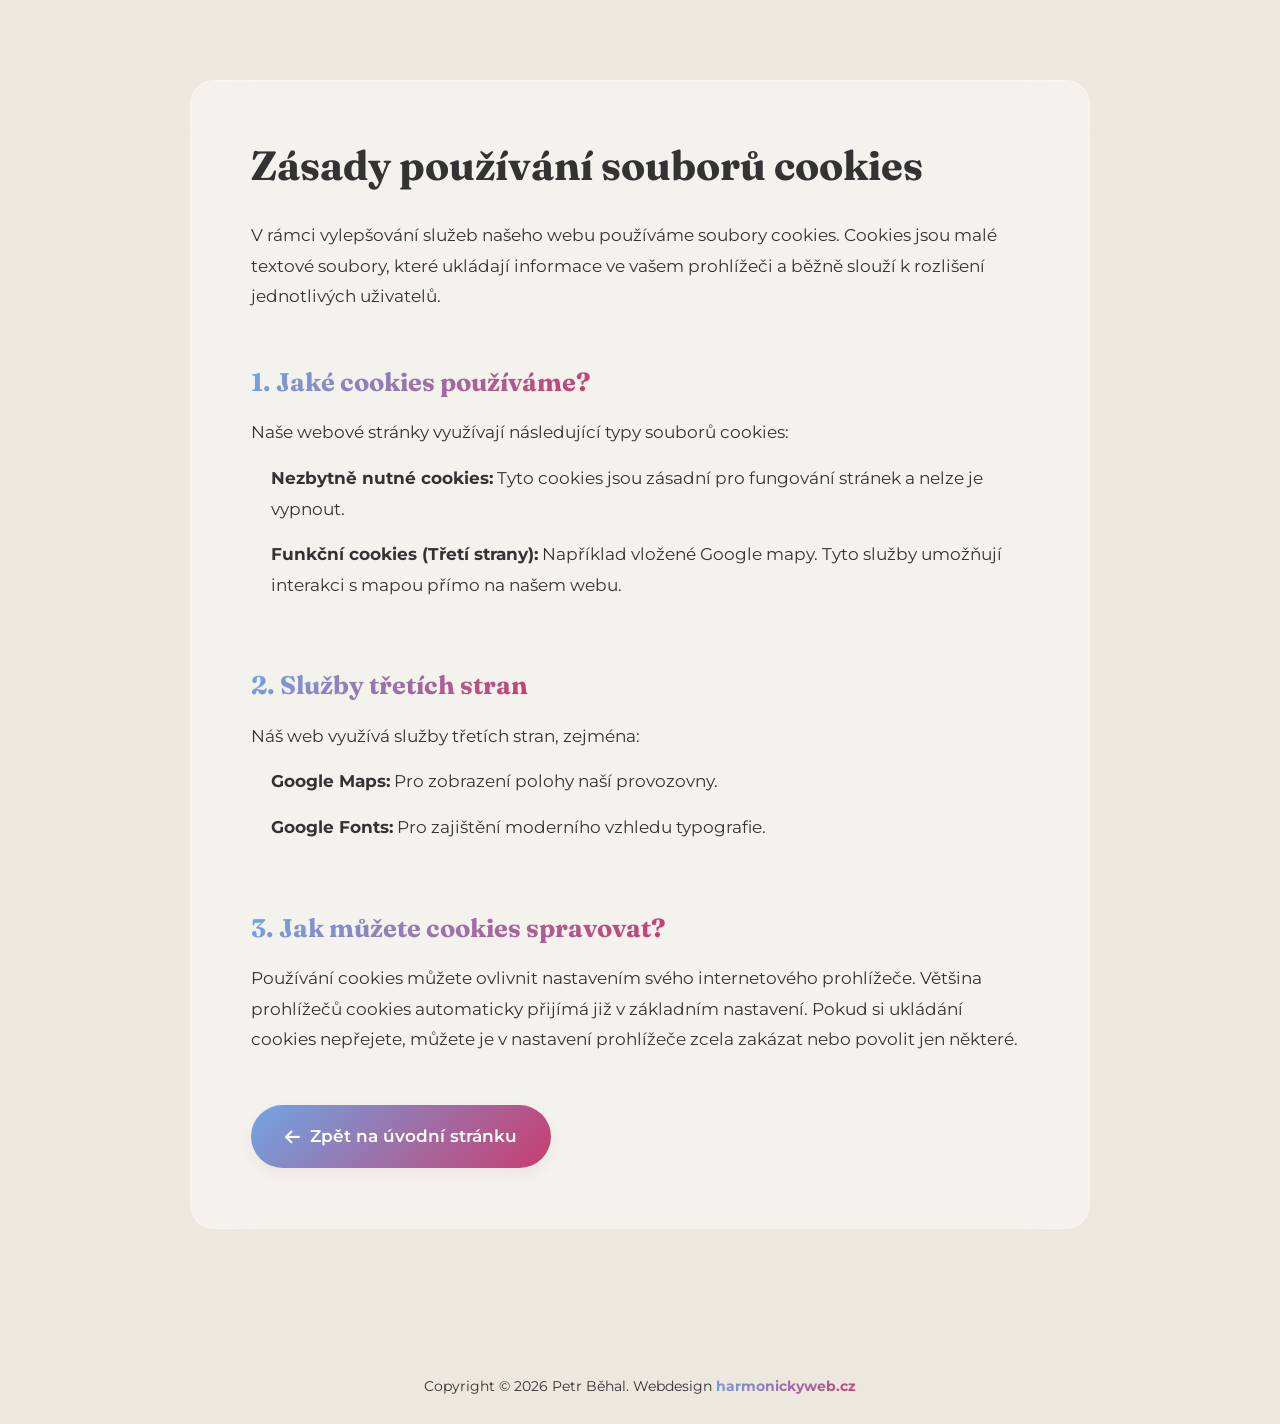
<file: cookies.html>
<!DOCTYPE html>
<html lang="cs">

<head>
    <meta charset="UTF-8">
    <meta name="viewport" content="width=device-width, initial-scale=1.0">
    <title>Zásady používání cookies | Biorezonance BICOM Olšany</title>
    <meta name="description"
        content="Zásady používání souborů cookies na webu Biorezonance BICOM Olšany.">
    <meta name="robots" content="noindex, nofollow">
    <link rel="canonical" href="https://cestakrovnovaze.info/cookies.html">

    <!-- Open Graph -->
    <meta property="og:title" content="Zásady používání cookies | Biorezonance BICOM Olšany">
    <meta property="og:description" content="Zásady používání souborů cookies na webu Biorezonance BICOM Olšany.">
    <meta property="og:image" content="Obrazky/og-image.jpg">
    <meta property="og:url" content="https://cestakrovnovaze.info/cookies.html">
    <meta property="og:type" content="website">

    <link rel="stylesheet" href="style.css">
    <link rel="stylesheet" href="https://cdnjs.cloudflare.com/ajax/libs/font-awesome/6.5.1/css/all.min.css">
    <!-- Fonts -->
    <link rel="preconnect" href="https://fonts.googleapis.com">
    <link rel="preconnect" href="https://fonts.gstatic.com" crossorigin>
    <link
        href="https://fonts.googleapis.com/css2?family=Fraunces:ital,opsz,wght@0,9..144,100..900;1,9..144,100..900&family=Montserrat:ital,wght@0,100..900;1,100..900&display=swap"
        rel="stylesheet">
    <style>
        .policies-page {
            max-width: 900px;
            margin: 80px auto;
            padding: 60px;
            min-height: 60vh;
            background-image: none !important;
        }

        .policies-page h1 {
            color: #333333;
            font-size: 2.4rem;
            line-height: 1.2;
            margin-bottom: 30px;
        }

        .policies-page h2 {
            display: inline-block;
            font-size: 1.5rem;
            margin: 40px 0 20px;
            background: var(--gradient-btn);
            -webkit-background-clip: text;
            -webkit-text-fill-color: transparent;
            background-clip: text;
            font-weight: 700;
        }

        .policies-page p,
        .policies-page li {
            font-size: 1rem;
            color: var(--text-color);
            line-height: 1.8;
            margin-bottom: 15px;
        }

        .policies-page ul {
            margin-bottom: 30px;
            padding-left: 20px;
        }

        .back-home {
            margin-top: 50px;
        }

        @media (max-width: 768px) {
            .policies-page {
                margin: 40px auto;
                padding: 30px 20px;
            }

            .policies-page h1 {
                font-size: 1.8rem;
            }

            .policies-page h2 {
                font-size: 1.3rem;
            }
        }
    </style>
</head>

<body class="bg-color">
    <main class="container">
        <section class="policies-page glass animate-fade-in">
            <h1>Zásady používání souborů cookies</h1>

            <p>V rámci vylepšování služeb našeho webu používáme soubory cookies. Cookies jsou malé textové soubory,
                které ukládají informace ve vašem prohlížeči a běžně slouží k rozlišení jednotlivých uživatelů.</p>

            <h2>1. Jaké cookies používáme?</h2>
            <p>Naše webové stránky využívají následující typy souborů cookies:</p>
            <ul>
                <li><strong>Nezbytně nutné cookies:</strong> Tyto cookies jsou zásadní pro fungování stránek a nelze je
                    vypnout.</li>
                <li><strong>Funkční cookies (Třetí strany):</strong> Například vložené Google mapy. Tyto služby umožňují
                    interakci s mapou přímo na našem webu.</li>
            </ul>

            <h2>2. Služby třetích stran</h2>
            <p>Náš web využívá služby třetích stran, zejména:</p>
            <ul>
                <li><strong>Google Maps:</strong> Pro zobrazení polohy naší provozovny.</li>
                <li><strong>Google Fonts:</strong> Pro zajištění moderního vzhledu typografie.</li>
            </ul>

            <h2>3. Jak můžete cookies spravovat?</h2>
            <p>Používání cookies můžete ovlivnit nastavením svého internetového prohlížeče. Většina prohlížečů cookies
                automaticky přijímá již v základním nastavení. Pokud si ukládání cookies nepřejete, můžete je v
                nastavení prohlížeče zcela zakázat nebo povolit jen některé.</p>

            <div class="back-home">
                <a href="/" class="btn btn-primary"><i class="fa-solid fa-arrow-left"></i> Zpět na úvodní
                    stránku</a>
            </div>
        </section>
    </main>

    <footer class="footer container" style="margin-top: 0; padding-bottom: 25px;">
        <div class="footer-bottom-full">
            <p class="copyright">Copyright © 2026 Petr Běhal. Webdesign <a href="https://harmonickyweb.cz"
                    target="_blank" rel="noopener">harmonickyweb.cz</a></p>
        </div>
    </footer>
</body>

</html>
</file>
<file: style.css>
/* CSS Design System for Biorezonance Olšany */
@import url('https://fonts.googleapis.com/css2?family=Fraunces:ital,opsz,wght@0,9..144,100..900;1,9..144,100..900&family=Montserrat:ital,wght@0,100..900;1,100..900&display=swap');

:root {
    /* Colors */
    --primary: #70A5E3;
    --secondary: #C93D6F;
    --bg-color: #ECE7DF;
    --text-color: #333333;
    --white: #ffffff;
    --glass-bg: rgba(255, 255, 255, 0.45);
    --glass-border: rgba(255, 255, 255, 0.25);

    /* Gradients */
    --gradient-btn: linear-gradient(135deg, var(--primary) 0%, var(--secondary) 100%);
    --gradient-soft: linear-gradient(135deg, rgba(112, 165, 227, 0.1) 0%, rgba(201, 61, 111, 0.1) 100%);

    /* Spacing & Sizes */
    --container-width: 85%;
    --radius-lg: 24px;
    --radius-md: 16px;
    --spacing-unit: 8px;

    /* Shadows */
    --shadow-sm: 0 4px 12px rgba(0, 0, 0, 0.05);
    --shadow-md: 0 8px 32px rgba(0, 0, 0, 0.1);
    --shadow-icon: 0 6px 16px rgba(0, 0, 0, 0.05);
    --shadow-icon-hover: -4px 6px 15px rgba(112, 165, 227, 0.15), 4px 6px 15px rgba(201, 61, 111, 0.15);
}

/* Decorative Background Elements */
.bg-blob {
    position: absolute;
    width: 600px;
    height: 600px;
    border-radius: 50%;
    filter: blur(100px);
    z-index: -1;
    opacity: 0.15;
    pointer-events: none;
    animation: float-blob 20s infinite alternate ease-in-out;
}

@keyframes float-blob {
    0% {
        transform: translate(0, 0) scale(1);
    }

    100% {
        transform: translate(50px, 100px) scale(1.1);
    }
}

.blob-1 {
    background: var(--primary);
    top: 10%;
    right: -200px;
}

.blob-2 {
    background: var(--secondary);
    top: 45%;
    left: -200px;
    animation-duration: 25s;
    animation-direction: alternate-reverse;
}

.blob-3 {
    background: var(--primary);
    top: 80%;
    right: -100px;
    animation-duration: 30s;
}

/* Base Styles */
* {
    margin: 0;
    padding: 0;
    box-sizing: border-box;
}

html {
    scroll-behavior: smooth;
    font-size: 17px;
    overflow-x: hidden;
    scroll-padding-top: 100px;
    /* Rezerva pro fixní menu */
}

body {
    font-family: 'Montserrat', sans-serif;
    background-color: var(--bg-color);
    color: var(--text-color);
    line-height: 1.7;
    overflow-x: hidden;
    position: relative;
}

h1,
h2,
h3,
h4,
h5,
h6 {
    font-family: 'Fraunces', serif;
    font-weight: 700;
    line-height: 1.2;
    margin-bottom: 1.5rem;
}

h1,
.hero-main-title {
    font-size: clamp(2.2rem, 5vw, 3.5rem);
}

@media (max-width: 600px) {

    h1,
    .hero-main-title {
        font-size: 2.2rem;
    }

    .sub-heading-sep {
        display: none;
    }

    .sub-heading-loc {
        display: block;
        margin-top: 5px;
    }
}

h2 {
    font-size: clamp(1.8rem, 4vw, 2.6rem);
}

h3 {
    font-size: clamp(1.5rem, 3vw, 2.2rem);
}

p {
    font-size: 1rem;
    margin-bottom: 1rem;
    max-width: 70ch;
    /* Limit width as per instructions */
}

a {
    text-decoration: none;
    color: inherit;
    transition: all 0.3s ease;
}

ul {
    list-style: none;
}

img {
    max-width: 100%;
    height: auto;
    display: block;
}

/* Layout Utilities */
.container {
    width: var(--container-width);
    max-width: 1440px;
    margin: 0 auto;
}

.section-padding {
    padding: 80px 0;
}

@media (max-width: 1100px) {
    :root {
        --container-width: 90%;
    }

    .pill-nav {
        background: var(--bg-color) !important;
        backdrop-filter: none !important;
        -webkit-backdrop-filter: none !important;
    }
}

@media (max-width: 768px) {
    .section-padding {
        padding: 50px 0;
    }

    #pomoc {
        margin-top: 0 !important;
    }

    .pill-nav {
        padding: 0.6rem 1.2rem;
    }
}

.text-center {
    text-align: center;
    margin-left: auto;
    margin-right: auto;
}

.w-full {
    width: 100%;
}

.flex {
    display: flex;
}

.grid {
    display: grid;
}

.btn {
    display: inline-flex;
    align-items: center;
    justify-content: center;
    font-family: 'Montserrat', sans-serif;
    font-size: 17px;
    padding: 17px 34px;
    border-radius: 50px;
    font-weight: 600;
    cursor: pointer;
    transition: transform 0.3s cubic-bezier(0.175, 0.885, 0.32, 1.275), box-shadow 0.4s ease;
    border: none;
    position: relative;
    z-index: 1;
    gap: 10px;
}

.btn-primary {
    background: var(--gradient-btn);
    color: var(--white);
    box-shadow: var(--shadow-icon);
}

.btn-primary:hover {
    transform: translateY(-3px);
    box-shadow: var(--shadow-icon-hover);
}

.btn-secondary {
    background: var(--white);
    color: var(--text-color);
    border: 1px solid rgba(0, 0, 0, 0.1);
    box-shadow: var(--shadow-icon);
}

.btn-secondary:hover {
    background: #f8f8f8;
    transform: translateY(-3px);
    box-shadow: var(--shadow-icon-hover);
}

/* Animations */
@keyframes fadeIn {
    from {
        opacity: 0;
        transform: translateY(20px);
    }

    to {
        opacity: 1;
        transform: translateY(0);
    }
}

.animate-fade-in {
    opacity: 0;
    animation: fadeIn 0.8s forwards;
}

/* Navigation */
.header {
    position: fixed;
    top: 20px;
    left: 50%;
    transform: translateX(-50%);
    width: var(--container-width);
    z-index: 1000;
}

.pill-nav {
    display: flex;
    justify-content: space-between;
    align-items: center;
    padding: 0.8rem 2rem;
    border-radius: var(--radius-lg);
    box-shadow: var(--shadow-md);
    background-image: none !important;
    overflow: visible !important;
    /* Odstranění vln z pozadí menu a povolení přetečení pro mobilní menu */
}

.logo {
    display: flex;
    align-items: center;
    gap: 12px;
}

.logo img {
    height: 40px;
    border-radius: 50%;
}

.logo span {
    font-family: 'Fraunces', serif;
    font-weight: 700;
    font-size: 1.2rem;
    color: var(--text-color);
}

.nav-links {
    display: flex;
    gap: 2rem;
    list-style: none;
}

.mobile-nav-btn {
    display: none;
}

.nav-links a {
    font-weight: 500;
    color: var(--text-color);
    font-size: 1rem;
}

.nav-links a:hover {
    color: var(--primary);
}

.mobile-menu-toggle {
    display: none;
    background: none;
    border: none;
    font-size: 1rem;
    font-weight: 700;
    letter-spacing: 1px;
    cursor: pointer;
    color: var(--text-color);
}

/* Hero Section */
.hero {
    padding-top: 180px;
    padding-bottom: 80px;
}

.hero-grid {
    display: grid;
    grid-template-columns: 1.2fr 0.8fr;
    gap: 40px;
    align-items: stretch;
}

.hero-content {
    padding: 60px;
    border-radius: var(--radius-lg);
    background: var(--glass-bg);
    backdrop-filter: blur(20px);
    -webkit-backdrop-filter: blur(20px);
    border: 1px solid var(--glass-border);
    display: flex;
    flex-direction: column;
    justify-content: center;
}

.sub-heading {
    text-transform: uppercase;
    font-family: 'Montserrat', sans-serif !important;
    letter-spacing: 2px;
    font-size: 0.85rem;
    font-weight: 700;
    margin-bottom: 1rem;
    display: inline-block;
    background: var(--gradient-btn);
    -webkit-background-clip: text;
    -webkit-text-fill-color: transparent;
    background-clip: text;
}

.hero-btns {
    display: flex;
    gap: 20px;
    margin: 0 0 1rem;
}

/* Equal spacing between eyebrow, title and text; slightly more above the buttons */
.hero-content .sub-heading {
    margin-bottom: 1.5rem;
}

.hero-content p {
    margin-bottom: 30px;
}

@media (max-width: 600px) {
    .hero-btns {
        flex-direction: column;
        align-items: flex-start;
        gap: 15px;
    }

    .hero-btns .btn {
        width: auto;
    }
}

.hero-image {
    position: relative;
    height: 100%;
    min-height: 500px;
}

.hero-img-wrapper {
    width: 100%;
    height: 100%;
    position: relative;
    z-index: 2;
    overflow: hidden;
    border-radius: var(--radius-lg);
    box-shadow: var(--shadow-md);
}

.main-hero-img {
    width: 100%;
    height: 100%;
    object-fit: cover;
}

.hero-decoration {
    display: none;
    position: absolute;
    top: 50%;
    left: 50%;
    transform: translate(-50%, -50%);
    width: 120%;
    height: 120%;
    background: radial-gradient(circle, rgba(112, 165, 227, 0.2) 0%, rgba(201, 61, 111, 0.1) 70%, transparent 100%);
    filter: blur(50px);
    z-index: 1;
}

.floating-usps-container {
    position: absolute;
    top: 40px;
    right: -30px;
    /* Overflow the right edge */
    z-index: 3;
    display: flex;
    flex-direction: column;
    gap: 15px;
    align-items: flex-end;
}

.floating-usp {
    background: rgba(255, 255, 255, 0.7);
    backdrop-filter: blur(10px);
    -webkit-backdrop-filter: blur(10px);
    border: 1px solid rgba(255, 255, 255, 0.3);
    padding: 10px 18px;
    border-radius: 50px;
    box-shadow: var(--shadow-icon);
    display: flex;
    align-items: center;
    gap: 12px;
    font-size: 0.85rem;
    font-weight: 600;
    white-space: nowrap;
    width: 240px;
    /* Fixed width for uniform look */
    transition: transform 0.3s ease, box-shadow 0.3s ease;
}

.floating-usp:hover {
    transform: translateX(-10px);
    box-shadow: var(--shadow-icon-hover);
}

.floating-usp i {
    background: var(--gradient-btn);
    -webkit-background-clip: text;
    -webkit-text-fill-color: transparent;
    background-clip: text;
    font-size: 1rem;
    width: 20px;
    text-align: center;
}

.usp-item {
    display: flex;
    align-items: center;
    gap: 10px;
    font-size: 1rem;
    font-weight: 500;
}

.usp-item i {
    color: var(--primary);
    font-size: 1rem;
}

.info-card {
    position: absolute;
    bottom: 30px;
    left: 30px;
    padding: 20px 30px;
    display: flex;
    align-items: center;
    gap: 20px;
    z-index: 2;
}

.info-card i {
    font-size: 2rem;
    opacity: 0.8;
}

.info-card span {
    font-size: 0.9rem;
    text-transform: uppercase;
    font-weight: 600;
}

/* Bento Grid */
.bento-grid {
    display: grid;
    grid-template-columns: repeat(auto-fit, minmax(300px, 1fr));
    gap: 30px;
    margin-top: 50px;
}

.bento-item {
    padding: 40px;
    border-radius: var(--radius-lg);
    transition: transform 0.3s ease;
    display: flex;
    flex-direction: column;
    text-align: center;
    height: 100%;
    position: relative;
    box-shadow: var(--shadow-sm);
    /* Re-enforcing milkyness */
    background: var(--glass-bg);
    backdrop-filter: blur(25px);
    -webkit-backdrop-filter: blur(25px);
}

.bento-item[style*="text-align: left"] h3,
.bento-item[style*="text-align: left"] p {
    text-align: left;
}

.bento-item:hover {
    transform: translateY(-10px);
    box-shadow: var(--shadow-md);
}

.card-image-container {
    position: relative;
    width: 100%;
    margin-bottom: 35px;
}

.card-image-wrapper {
    width: 100%;
    border-radius: var(--radius-lg);
    overflow: hidden;
    position: relative;
}

.card-image-wrapper img {
    width: 100%;
    aspect-ratio: 21 / 10;
    /* Changed from 16 / 11 to make it shorter */
    object-fit: cover;
    display: block;
}

/* Specific adjustment for the dog image */
.bento-item:last-child .card-image-wrapper img {
    object-position: 100% 38%;
    transform: scale(1.1);
}

.icon-box {
    position: absolute;
    top: -2px;
    right: -2px;
    z-index: 10;
}

.icon-box i {
    width: 70px;
    height: 70px;
    background: var(--gradient-btn);
    border-radius: var(--radius-md);
    display: flex;
    align-items: center;
    justify-content: center;
    color: var(--white);
    font-size: 2rem;
    box-shadow: var(--shadow-icon);
    transition: box-shadow 0.3s ease, transform 0.3s ease;
}

.bento-item:hover .icon-box i {
    box-shadow: var(--shadow-icon-hover);
    transform: scale(1.05) rotate(5deg);
}

.card-content {
    flex-grow: 1;
    display: flex;
    flex-direction: column;
    align-items: center;
}

.card-header {
    display: flex;
    align-items: center;
    gap: 20px;
    width: 100%;
    margin-bottom: 25px;
    margin-top: 0;
    justify-content: center;
}

.card-header .icon-box {
    position: relative;
    top: auto;
    right: auto;
    flex-shrink: 0;
}

.card-header h3 {
    margin-bottom: 0 !important;
    text-align: center;
}

.card-content h3 {
    margin-bottom: 1rem;
    font-size: 1.8rem;
}

.card-content p {
    font-size: 1rem;
    color: var(--text-color);
    margin-bottom: 1.5rem;
    letter-spacing: normal;
    word-spacing: normal;
}

.card-content ul {
    text-align: left;
    margin-bottom: 2.5rem;
    padding-left: 0;
}

.card-content li {
    font-size: 1rem;
    color: var(--text-color);
    margin-bottom: 12px;
    display: flex;
    align-items: flex-start;
    gap: 12px;
    text-align: left;
    letter-spacing: normal;
    word-spacing: normal;
}

.card-content li::before {
    content: '\f058';
    /* Checkmark icon */
    font-family: 'Font Awesome 6 Free';
    font-weight: 900;
    font-size: 1.1rem;
    margin-top: -1px;
    /* Symmetrical alignment with the first line */
    flex-shrink: 0;
}

/* Pink for people card */
.bento-item:first-child .card-content li::before {
    color: var(--secondary);
}

/* Blue for animals card */
.bento-item:last-child .card-content li::before {
    color: var(--primary);
}

.bento-item .btn {
    margin-top: auto;
    width: fit-content;
    /* Reset full width */
    padding: 1rem 2.5rem;
    background: var(--gradient-btn);
    color: var(--white);
    border: none;
    box-shadow: var(--shadow-icon);
}

.bento-item .btn:hover {
    transform: translateY(-3px);
    box-shadow: var(--shadow-icon-hover);
}

/* Glassmorphism Classes */
.glass {
    position: relative;
    background: var(--glass-bg) url("data:image/svg+xml,%3Csvg xmlns='http://www.w3.org/2000/svg' viewBox='0 0 1000 600' preserveAspectRatio='none'%3E%3Cdefs%3E%3ClinearGradient id='g' x1='0%25' y1='0%25' x2='100%25' y2='100%25'%3E%3Cstop offset='0%25' stop-color='%2370A5E3'/%3E%3Cstop offset='100%25' stop-color='%23C93D6F'/%3E%3C/linearGradient%3E%3C/defs%3E%3Cg fill='none' stroke='url(%23g)' stroke-width='1.2' opacity='0.4'%3E%3Cpath d='M500,650 C600,50 750,850 900,250 S1200,650 1400,50'/%3E%3Cpath d='M508,658 C608,58 758,858 908,258 S1208,658 1408,58'/%3E%3Cpath d='M516,666 C616,66 766,866 916,266 S1216,666 1416,66'/%3E%3Cpath d='M524,674 C624,74 774,874 924,274 S1224,674 1424,74'/%3E%3Cpath d='M532,682 C632,82 782,882 932,282 S1232,682 1432,82'/%3E%3Cpath d='M540,690 C640,90 790,890 940,290 S1240,690 1440,90'/%3E%3Cpath d='M548,698 C648,98 798,898 948,298 S1248,698 1448,98'/%3E%3Cpath d='M556,706 C656,106 806,906 956,306 S1256,706 1456,106'/%3E%3Cpath d='M564,714 C664,114 814,914 964,314 S1264,714 1464,114'/%3E%3Cpath d='M572,722 C672,122 822,922 972,322 S1272,722 1472,122'/%3E%3Cpath d='M580,730 C680,130 830,930 980,330 S1280,730 1480,130'/%3E%3Cpath d='M588,738 C688,138 838,938 988,338 S1288,738 1488,138'/%3E%3Cpath d='M596,746 C696,146 846,946 996,346 S1296,746 1496,146'/%3E%3Cpath d='M604,754 C704,154 854,954 1004,354 S1304,754 1504,154'/%3E%3Cpath d='M612,762 C712,162 862,962 1012,362 S1312,762 1512,162'/%3E%3Cpath d='M620,770 C720,170 870,970 1020,370 S1320,770 1520,170'/%3E%3Cpath d='M628,778 C728,178 878,978 1028,378 S1328,778 1528,178'/%3E%3Cpath d='M636,786 C736,186 886,986 1036,386 S1336,786 1536,186'/%3E%3Cpath d='M644,794 C744,194 894,994 1044,394 S1344,794 1544,194'/%3E%3Cpath d='M652,802 C752,202 902,1002 1052,402 S1352,802 1552,202'/%3E%3C/g%3E%3C/svg%3E") no-repeat bottom right / cover;
    backdrop-filter: blur(25px);
    -webkit-backdrop-filter: blur(25px);
    border: 1px solid var(--glass-border);
    border-radius: var(--radius-lg);
    overflow: hidden;
}

/* Sections specific */
.steps-grid {
    display: grid;
    grid-template-columns: repeat(3, minmax(0, 1fr));
    gap: 30px;
    margin-top: 60px;
}

.step-item {
    position: relative;
    transition: transform 0.3s ease;
    height: 100%;
}

.step-item:hover {
    transform: translateY(-8px);
}

.step-card {
    height: 100%;
    border-radius: var(--radius-lg);
    position: relative;
    overflow: hidden;
    background: var(--glass-bg);
    backdrop-filter: blur(20px);
    -webkit-backdrop-filter: blur(20px);
    border: 1px solid var(--glass-border);
}

.step-header {
    display: flex;
    align-items: center;
    gap: 20px;
    margin-bottom: 1.5rem;
}

.step-icon-box {
    margin-bottom: 0;
    flex-shrink: 0;
}

.step-icon-box i {
    width: 70px;
    height: 70px;
    background: var(--gradient-btn);
    border-radius: var(--radius-md);
    display: flex;
    align-items: center;
    justify-content: center;
    color: var(--white);
    font-size: 2rem;
    box-shadow: var(--shadow-icon);
    transition: box-shadow 0.3s ease, transform 0.3s ease;
}

.step-item:hover .step-icon-box i {
    box-shadow: var(--shadow-icon-hover);
    transform: scale(1.05) rotate(5deg);
}

.process-grid {
    display: grid;
    grid-template-columns: repeat(3, minmax(0, 1fr));
    gap: 30px;
    margin-top: 60px;
}

.process-item {
    position: relative;
    transition: transform 0.3s ease;
    height: 100%;
}

.process-item:hover {
    transform: translateY(-8px);
}

.process-card {
    height: 100%;
    border-radius: var(--radius-lg);
    position: relative;
    overflow: hidden;
    background: var(--glass-bg);
    background-image: none !important;
    backdrop-filter: blur(20px);
    -webkit-backdrop-filter: blur(20px);
    border: 1px solid var(--glass-border);
}

.process-header {
    display: flex;
    align-items: center;
    gap: 20px;
    margin-bottom: 1.5rem;
}

.process-num-box {
    margin-bottom: 0;
    flex-shrink: 0;
    width: 70px;
    height: 70px;
    background: var(--gradient-btn);
    border-radius: var(--radius-md);
    display: flex;
    align-items: center;
    justify-content: center;
    color: var(--white);
    font-size: 1.8rem;
    font-weight: 800;
    font-family: 'Montserrat', sans-serif;
    box-shadow: var(--shadow-icon);
    transition: box-shadow 0.3s ease, transform 0.3s ease;
}

.process-item:hover .process-num-box {
    box-shadow: var(--shadow-icon-hover);
    transform: scale(1.05) rotate(5deg);
}

.process-content {
    padding: 35px;
    height: 100%;
}

.process-content h3 {
    font-size: 1.5rem;
    margin-bottom: 0;
    line-height: 1.2;
    padding-left: 0;
    margin-top: 0;
    min-height: unset;
    display: block;
    text-align: left;
}

.process-content p {
    font-size: 1rem;
    line-height: 1.7;
    margin-bottom: 0;
    color: var(--text-color);
    padding-top: 10px;
    text-align: left;
}

@media (max-width: 992px) {
    .process-grid {
        grid-template-columns: 1fr;
        max-width: 500px;
        margin-left: auto;
        margin-right: auto;
    }
}

.step-content {
    padding: 35px;
    height: 100%;
}

.step-content h3 {
    font-size: 1.5rem;
    margin-bottom: 0;
    line-height: 1.2;
    padding-left: 0;
    min-height: unset;
    display: block;
    text-align: left;
}

.step-content p {
    font-size: 1rem;
    line-height: 1.7;
    margin-bottom: 0;
    color: var(--text-color);
    padding-top: 10px;
}

.split-layout {
    display: grid;
    grid-template-columns: 1fr 1fr;
    gap: 30px;
    align-items: center;
}

.rounded-img {
    border-radius: var(--radius-lg);
    box-shadow: var(--shadow-md);
    width: 100%;
    display: block;
    cursor: zoom-in;
    transition: all 0.4s cubic-bezier(0.4, 0, 0.2, 1);
}

.rounded-img:hover {
    transform: translateY(-8px) scale(1.02);
    box-shadow: 0 15px 35px rgba(0, 0, 0, 0.1);
}

.plain-image.image-area::after {
    display: none;
}

.plain-image.image-area {
    height: 100%;
    display: flex;
    align-items: center;
}

.plain-image.image-area img {
    height: 100%;
    max-height: 250px;
    /* Adjust based on content height */
    object-fit: cover;
    object-position: center 27%;
    aspect-ratio: 16 / 9;
}

/* Info & Video Split */
.info-video-split {
    display: grid;
    grid-template-columns: 1fr 1fr;
    gap: 30px;
    align-items: stretch;
}

.info-text-content {
    display: flex;
    flex-direction: column;
    height: 100%;
}

.glass-card {
    flex-grow: 1;
    display: flex;
    flex-direction: column;
    justify-content: flex-start;
    padding: 40px;
    box-shadow: var(--shadow-md);
    position: relative;
    overflow: hidden;
}

.glass-card h3 {
    font-size: 1.6rem;
    margin-bottom: 2rem;
    color: var(--text-color);
    font-weight: 700;
}

.info-text-content p {
    font-size: 1rem;
    line-height: 1.8;
    margin-bottom: 2rem;
    color: var(--text-color);
}

.info-text-content p:last-child {
    margin-bottom: 0;
}

.disclaimer-bar {
    width: 100%;
    margin: 80px auto;
    display: flex;
    justify-content: center;
    text-align: center;
}

.disclaimer-bar p {
    margin: 0;
    font-family: 'Fraunces', serif;
    font-size: 1.8rem;
    font-weight: 700;
    background: var(--gradient-btn);
    -webkit-background-clip: text;
    background-clip: text;
    -webkit-text-fill-color: transparent;
    line-height: 1.4;
}

.video-area {
    position: relative;
    height: 100%;
}

.video-preview {
    position: relative;
    display: block;
    border-radius: var(--radius-lg);
    overflow: hidden;
    cursor: pointer;
    box-shadow: 0 20px 50px rgba(0, 0, 0, 0.1);
    height: 100%;
    transition: transform 0.5s cubic-bezier(0.4, 0, 0.2, 1);
}

.video-preview:hover {
    transform: scale(1.02) translateY(-10px);
}

.video-thumbnail {
    width: 100%;
    height: 100%;
    object-fit: cover;
    filter: brightness(0.85);
    transition: filter 0.5s ease;
}

.video-preview:hover .video-thumbnail {
    filter: brightness(0.7);
}

.video-overlay {
    position: absolute;
    inset: 0;
    display: flex;
    flex-direction: column;
    align-items: center;
    justify-content: center;
    z-index: 2;
    color: var(--white);
    gap: 20px;
}

.play-btn {
    width: 100px;
    height: 100px;
    background: var(--gradient-btn);
    border-radius: 50%;
    display: flex;
    align-items: center;
    justify-content: center;
    font-size: 2rem;
    box-shadow: 0 0 0 15px rgba(255, 255, 255, 0.1);
    animation: pulse-ring 2s infinite;
    transition: transform 0.3s ease;
}

.video-preview:hover .play-btn {
    transform: scale(1.15);
}

.video-overlay span {
    font-weight: 600;
    text-transform: uppercase;
    letter-spacing: 2px;
    font-size: 0.9rem;
    opacity: 0.9;
    text-align: center;
}

/* Quotes Section - Asymmetrical Grid */
.quotes-container {
    display: grid;
    grid-template-columns: repeat(2, minmax(0, 1fr));
    gap: 30px;
    position: relative;
    margin-top: 60px;
}

.quote-item {
    position: relative;
    transition: transform 0.3s ease;
    display: flex;
    flex-direction: column;
}

.quote-item:hover {
    transform: translateY(-8px);
}

.quote-item:hover .quote-icon-box {
    box-shadow: var(--shadow-icon-hover);
    transform: scale(1.05) rotate(5deg);
}

.quote-card {
    flex: 1;
    min-height: 260px;
    display: flex;
    flex-direction: column;
    justify-content: flex-start;
    position: relative;
    overflow: hidden;
    padding: 0;
    background-image: none !important;
    box-shadow: var(--shadow-md);
}

.quote-card:nth-child(1) {
    grid-column: span 1;
}

.quote-card:nth-child(2) {
    grid-column: span 1;
    margin-top: 0;
}

/* Stacked variant: two quotes in a single column, e.g. next to a video */
.quotes-container-stacked {
    display: flex;
    flex-direction: column;
    grid-template-columns: none;
    height: 100%;
    margin-top: 0;
}

.quotes-container-stacked .quote-item {
    flex: 1;
    min-height: 0;
}

.quotes-container-stacked .quote-card {
    min-height: 0;
}

.quote-content {
    flex: 1;
    padding: 35px;
    display: flex;
    flex-direction: column;
}

.quote-header {
    display: flex;
    align-items: center;
    gap: 25px;
    margin-bottom: 1.7rem;
}

.quote-card cite {
    font-family: 'Fraunces', serif;
    font-style: normal;
    font-size: 1.6rem;
    font-weight: 700;
    line-height: 1.2;
    margin: 0;
    text-align: left;
    display: block;
}

.quote-card p {
    font-size: 1rem;
    line-height: 1.7;
    font-style: italic;
    margin-bottom: 0;
    color: var(--text-color);
    padding-top: 0;
    text-align: left;
}

.quote-icon-box {
    margin-bottom: 0;
    flex-shrink: 0;
    width: 70px;
    height: 70px;
    background: var(--gradient-btn);
    border-radius: var(--radius-md);
    display: flex;
    align-items: center;
    justify-content: center;
    color: var(--white);
    box-shadow: var(--shadow-icon);
    transition: box-shadow 0.3s ease, transform 0.3s ease;
}

.quote-icon-box i {
    font-size: 2rem;
    color: var(--white);
}

@keyframes pulse-ring {
    0% {
        box-shadow: 0 0 0 0 rgba(255, 255, 255, 0.4);
    }

    70% {
        box-shadow: 0 0 0 30px rgba(255, 255, 255, 0);
    }

    100% {
        box-shadow: 0 0 0 0 rgba(255, 255, 255, 0);
    }
}

/* Standard Check List with Gradient Icons */
.check-list {
    margin-top: 20px;
}

.check-list li {
    margin-bottom: 12px;
    padding-left: 30px;
    position: relative;
    list-style: none;
    text-align: left;
}

.check-list li::before {
    content: '\f058';
    font-family: 'Font Awesome 6 Free';
    font-weight: 900;
    position: absolute;
    left: 0;
    color: var(--primary);
    /* Fallback */
}

/* Vertical Gradient Effect across icons (7 steps) */
.check-list li:nth-child(1)::before {
    color: var(--primary);
}

.check-list li:nth-child(2)::before {
    color: color-mix(in srgb, var(--primary), var(--secondary) 16%);
}

.check-list li:nth-child(3)::before {
    color: color-mix(in srgb, var(--primary), var(--secondary) 33%);
}

.check-list li:nth-child(4)::before {
    color: color-mix(in srgb, var(--primary), var(--secondary) 50%);
}

.check-list li:nth-child(5)::before {
    color: color-mix(in srgb, var(--primary), var(--secondary) 66%);
}

.check-list li:nth-child(6)::before {
    color: color-mix(in srgb, var(--primary), var(--secondary) 83%);
}

.check-list li:nth-child(7)::before {
    color: var(--secondary);
}

.check-list li:nth-child(n+8)::before {
    color: var(--secondary);
}

/* Specific Service List Layout */
.services-list .bento-grid {
    grid-template-columns: 1fr 1fr;
    gap: 30px;
}

/* Service Grid Specifics */
.services-list .bento-grid {
    grid-template-columns: 1fr 1fr;
}

.services-list .bento-item {
    text-align: left;
    align-items: flex-start;
    position: relative;
    overflow: hidden;
}

.services-list .bento-item:nth-child(1) {
    background: radial-gradient(circle at bottom right, rgba(201, 61, 111, 0.2) 0%, transparent 55%), var(--glass-bg);
}

.services-list .bento-item:nth-child(2) {
    background: radial-gradient(circle at bottom right, rgba(112, 165, 227, 0.2) 0%, transparent 75%), var(--glass-bg);
}

/* Gallery Layouts */
.gallery-header-split {
    display: grid;
    grid-template-columns: 1fr 1fr;
    gap: 60px;
    align-items: flex-start;
    margin-bottom: 50px;
}

.gallery-header-split h2 {
    margin-top: 10px;
}

.gallery-header-split .header-right p {
    line-height: 1.7;
    margin: 0;
}

@media (max-width: 992px) {
    .gallery-header-split {
        grid-template-columns: 1fr;
        gap: 20px;
        text-align: center;
    }
}

.gallery-grid {
    display: grid;
    grid-template-columns: 1fr 1fr;
    gap: 30px;
    margin-top: 60px;
}

/* Gallery Bento */
.gallery-bento {
    display: grid;
    grid-template-columns: repeat(4, 1fr);
    grid-auto-rows: 280px;
    gap: 30px;
    margin-top: 50px;
}

/* 1. Pes (na šířku, vlevo nahoře) */
.gallery-bento>div:nth-child(1) {
    grid-column: 1 / span 2;
    grid-row: 1;
}

/* 2. Hnědý kůň (na šířku, vlevo dole) */
.gallery-bento>div:nth-child(2) {
    grid-column: 1 / span 2;
    grid-row: 2;
}

/* 3. Kočka (na výšku, vpravo) */
.gallery-bento>div:nth-child(3) {
    grid-column: 3;
    grid-row: 1 / span 2;
}

/* 4. Bílý kůň (na výšku, vpravo) */
.gallery-bento>div:nth-child(4) {
    grid-column: 4;
    grid-row: 1 / span 2;
}

.gallery-bento-item {
    border-radius: var(--radius-lg);
    overflow: hidden;
    height: 100%;
}

.gallery-img {
    width: 100%;
    height: 100%;
    object-fit: cover;
    display: block;
    cursor: zoom-in;
    transition: all 0.4s cubic-bezier(0.4, 0, 0.2, 1);
}

.gallery-img:hover {
    transform: translateY(-8px) scale(1.02);
}

@media (max-width: 992px) {
    .gallery-bento {
        grid-template-columns: repeat(2, 1fr);
        grid-auto-rows: 240px;
    }

    .gallery-bento>div:nth-child(1) {
        grid-column: span 2;
        grid-row: auto;
    }

    .gallery-bento>div:nth-child(2) {
        grid-column: span 2;
        grid-row: auto;
    }

    .gallery-bento>div:nth-child(3) {
        grid-column: 1;
        grid-row: span 2;
    }

    .gallery-bento>div:nth-child(4) {
        grid-column: 2;
        grid-row: span 2;
    }
}

@media (max-width: 768px) {
    .gallery-grid {
        grid-template-columns: 1fr;
    }
}

@media (max-width: 576px) {
    .gallery-bento {
        grid-template-columns: 1fr;
        grid-auto-rows: 300px;
    }

    .gallery-bento>div {
        grid-column: span 1 !important;
        grid-row: span 1 !important;
    }
}

/* Team */
.team-grid {
    display: grid;
    grid-template-columns: 1fr 1fr;
    gap: 30px;
    margin-top: 50px;
}

.team-card {
    padding: 40px;
    text-align: center;
}

.portrait {
    width: 200px;
    height: 200px;
    margin: 0 auto 30px;
    border-radius: 50%;
    overflow: hidden;
    border: 5px solid var(--white);
    box-shadow: var(--shadow-md);
}

.portrait img {
    width: 100%;
    height: 100%;
    object-fit: cover;
    transition: transform 0.5s ease;
}

/* Team Cards Styling */
.about-us .bento-item {
    text-align: center;
    align-items: center;
    background: var(--glass-bg) !important;
    /* Force neutral background, no waves */
    padding: 35px;
}

.about-us .bento-item h3,
.about-us .bento-item p {
    text-align: center;
}

.team-quote {
    font-style: italic;
    font-size: 1rem;
    color: var(--text-color);
    padding: 15px 20px;
    margin-top: 25px;
    line-height: 1.5;
    background: var(--gradient-soft);
    border-radius: var(--radius-md);
    position: relative;
    border: 1px solid rgba(255, 255, 255, 0.3);
}

/* Slightly taller landscape mask (1.3:1) for portraits */
.team-portrait-mask {
    width: 100%;
    aspect-ratio: 1.3 / 1;
    border-radius: var(--radius-lg);
    overflow: hidden;
    position: relative;
}

.team-portrait-mask img {
    width: 100%;
    height: 100%;
    object-fit: cover;
}

/* Taller variant for portraits where more vertical content should stay visible */
.team-portrait-mask--tall {
    aspect-ratio: 0.85 / 1;
}

/* Specific icon hover for these cards */
.about-us .bento-item:hover .icon-box i {
    box-shadow: var(--shadow-icon-hover);
    transform: scale(1.05) rotate(5deg);
}

/* Pricing - Horizontal Cards */
.pricing-cards {
    display: flex;
    flex-direction: column;
    gap: 15px;
    margin-top: 50px;
    max-width: 900px;
    margin-left: auto;
    margin-right: auto;
}

.price-item {
    display: flex;
    flex-direction: row;
    align-items: center;
    justify-content: space-between;
    padding: 30px;
    text-align: left;
    transition: all 0.3s ease;
    gap: 25px;
    background-image: none !important;
    /* Odstranění vln z pozadí */
}

.price-item-left {
    display: flex;
    align-items: center;
    gap: 25px;
    flex: 1;
}

.price-item i {
    width: 70px;
    height: 70px;
    background: var(--gradient-btn);
    border-radius: var(--radius-md);
    display: flex;
    align-items: center;
    justify-content: center;
    color: var(--white);
    font-size: 2rem;
    box-shadow: var(--shadow-icon);
    flex-shrink: 0;
    transition: all 0.3s ease;
}

.price-item:hover {
    transform: translateX(10px);
    background: rgba(255, 255, 255, 0.6) !important;
}

.price-item:hover i {
    box-shadow: var(--shadow-icon-hover);
    transform: scale(1.05) rotate(5deg);
}

/* Featured status removed for uniform look */

.price-info {
    display: flex;
    flex-direction: column;
}

.price-info h3 {
    margin-bottom: 5px;
    font-size: 1.5rem;
    color: var(--text-color);
}

.price-info p {
    margin-bottom: 0;
    font-size: 1rem;
    color: #666666;
    opacity: 1;
}

.price-info .highlight {
    color: var(--secondary);
    font-weight: 600;
}

.bonus-badge {
    display: inline-flex;
    align-items: center;
    gap: 6px;
    background: var(--gradient-soft);
    color: var(--primary-deep);
    padding: 4px 12px;
    border-radius: 50px;
    font-size: 0.75rem;
    font-weight: 700;
    text-transform: uppercase;
    letter-spacing: 0.5px;
    margin-left: 10px;
    border: 1px solid rgba(112, 165, 227, 0.2);
    vertical-align: middle;
}

.bonus-badge i {
    width: auto !important;
    height: auto !important;
    background: none !important;
    color: var(--secondary) !important;
    font-size: 0.8rem !important;
    box-shadow: none !important;
    padding: 0 !important;
}

.price-value {
    font-family: 'Fraunces', serif;
    font-size: 1.55rem;
    font-weight: 800;
    color: #333333;
    white-space: nowrap;
}


/* Mobile Pricing Adjustment */

/* Mobile Pricing Adjustment */
@media (max-width: 768px) {
    .price-item {
        flex-direction: column;
        align-items: flex-start;
        text-align: left;
        gap: 15px;
        padding: 30px;
    }

    .price-item-left {
        flex-direction: column;
        align-items: flex-start;
        gap: 15px;
    }

    .price-item:hover {
        transform: translateY(-5px);
    }
}

.price-tag {
    font-size: 2.5rem;
    font-weight: 800;
    font-family: 'Fraunces', serif;
    color: var(--text-color);
    margin: 15px 0;
}

.highlight {
    color: var(--primary);
    font-weight: 600;
    margin-top: 20px;
    font-size: 0.9rem;
    display: flex;
    align-items: center;
    gap: 8px;
}

/* FAQ */
.faq-columns {
    display: grid;
    grid-template-columns: 1fr 1fr;
    gap: 30px;
    margin-top: 50px;
}

.faq-col {
    display: flex;
    flex-direction: column;
    gap: 15px;
}

.faq-item {
    cursor: pointer;
    overflow: hidden;
    background-image: none !important;
    /* Odstranění vln z FAQ */
}

.faq-question {
    padding: 20px 30px;
    display: flex;
    align-items: center;
    justify-content: space-between;
    font-weight: 600;
    text-align: left;
    gap: 20px;
}

.faq-question i {
    width: 50px;
    height: 50px;
    background: var(--gradient-btn);
    border-radius: var(--radius-md);
    display: flex;
    align-items: center;
    justify-content: center;
    font-size: 1rem;
    color: var(--white);
    box-shadow: var(--shadow-icon);
    transition: transform 0.4s cubic-bezier(0.4, 0, 0.2, 1), box-shadow 0.3s ease;
    flex-shrink: 0;
}

.faq-item:hover .faq-question i {
    box-shadow: var(--shadow-icon-hover);
}

.faq-item.active .faq-question i {
    transform: rotate(180deg);
}

.faq-answer {
    padding: 0 30px 20px;
    display: none;
    text-align: left;
}

@media (max-width: 768px) {
    .faq-question {
        padding: 15px 20px;
    }

    .faq-answer {
        padding: 0 20px 20px;
    }
}

.faq-item.active .faq-answer {
    display: block;
}


.contact {
    padding-bottom: 40px;
}

.contact-card {
    display: grid;
    grid-template-columns: 1fr 1fr;
    gap: 60px;
    padding: 80px 60px;
    background: var(--gradient-btn);
    color: var(--white);
    border: none;
    border-radius: var(--radius-lg);
    position: relative;
    overflow: hidden;
}

.contact-card h2,
.contact-card .sub-heading {
    color: var(--white);
    margin-top: 0;
}

.contact-card h2 {
    margin-bottom: 30px;
}

.contact-card p {
    font-size: 1rem;
    line-height: 1.6;
}

.contact-methods {
    display: flex;
    flex-direction: column;
    gap: 20px;
    margin: 30px 0;
}

.method {
    padding: 20px;
    display: flex;
    align-items: center;
    gap: 20px;
    background: rgba(255, 255, 255, 0.9) !important;
    background-image: none !important;
    border-radius: var(--radius-md);
}

.method strong,
.method span {
    color: #333333;
    font-size: 1rem;
}

.method i {
    width: 56px;
    height: 56px;
    background: var(--gradient-btn);
    border-radius: var(--radius-md);
    display: flex;
    align-items: center;
    justify-content: center;
    font-size: 1.4rem;
    color: var(--white);
    box-shadow: var(--shadow-icon);
    transition: all 0.3s ease;
}

.method:hover i {
    box-shadow: var(--shadow-icon-hover);
    transform: scale(1.05) rotate(5deg);
    color: var(--white);
    background: var(--gradient-btn);
}

.social-links {
    display: flex;
    gap: 15px;
    margin-top: 30px;
}

.social-icon {
    width: 45px;
    height: 45px;
    display: flex;
    align-items: center;
    justify-content: center;
    border-radius: var(--radius-md);
    background: var(--glass-bg) !important;
    background-image: none !important;
    backdrop-filter: blur(10px);
    -webkit-backdrop-filter: blur(10px);
    border: 1px solid var(--glass-border);
    color: var(--white);
    font-size: 1.2rem;
    box-shadow: var(--shadow-icon);
    transition: all 0.3s ease;
}

.social-icon:hover {
    background: var(--white) !important;
    transform: translateY(-3px) rotate(5deg);
}

.social-icon:hover i {
    background: var(--gradient-btn);
    -webkit-background-clip: text;
    background-clip: text;
    -webkit-text-fill-color: transparent;
    color: transparent;
}

.contact-map {
    display: flex;
    flex-direction: column;
    height: 100%;
}

.contact-map h2 {
    margin-top: 0;
    margin-bottom: 30px;
    color: var(--white);
}

.map-wrapper {
    width: 100%;
    flex-grow: 1;
    min-height: 300px;
    border-radius: var(--radius-md);
    overflow: hidden;
    line-height: 0;
    box-shadow: var(--shadow-md);
}

.map-wrapper iframe {
    height: 100%;
    min-height: 300px;
}

/* Footer */
.footer {
    background: transparent;
    padding-top: 40px;
    /* Snížený horní odstup od kontaktní sekce */
    padding-bottom: 25px;
    /* Sjednocený odstup od konce stránky */
}

.pill-footer {
    display: flex;
    flex-direction: column;
    padding: 70px 60px 70px 60px;
    border-radius: var(--radius-lg);
    gap: 40px;
}

.footer-main-content {
    display: flex;
    justify-content: space-between;
    align-items: flex-start;
    gap: 30px;
    width: 100%;
}

.footer-logo-box {
    flex: 0 0 auto;
}

.footer-logo {
    height: 160px;
    width: 160px;
    border-radius: 50%;
    box-shadow: var(--shadow-md);
}

@media (max-width: 576px) {
    .footer-logo {
        height: 240px;
        width: 240px;
    }
}

.footer-info-col {
    flex: 1;
    min-width: 180px;
}



.footer-info-col h3 {
    display: block;
    font-size: 0.9rem;
    font-weight: 700;
    text-transform: uppercase;
    letter-spacing: 2px;
    margin-bottom: 30px;
    background: var(--gradient-btn);
    -webkit-background-clip: text;
    -webkit-text-fill-color: transparent;
    background-clip: text;
    font-family: 'Montserrat', sans-serif;
}

.footer-info-col p {
    font-size: 0.95rem;
    margin-bottom: 8px;
    line-height: 1.5;
    display: flex;
    align-items: center;
    gap: 10px;
}

.footer-info-col p a {
    min-width: 0;
}

.footer-info-col i {
    color: var(--primary);
    width: 16px;
}

.footer-info-col a {
    transition: color 0.3s ease;
}

.footer-info-col a:hover {
    color: var(--primary);
    text-decoration: underline;
}

.footer-bottom-full {
    width: 100%;
    padding-top: 25px;
    text-align: center;
}

.footer-bottom-full .copyright {
    font-size: 0.85rem;
    opacity: 1;
    /* Plná neprůhlednost */
    color: var(--text-color);
    margin: 0 auto;
    max-width: none;
}

.footer-bottom-full .copyright a {
    display: inline-block;
    background: var(--gradient-btn);
    -webkit-background-clip: text;
    -webkit-text-fill-color: transparent;
    background-clip: text;
    font-weight: 700;
    text-decoration: none;
    transition: all 0.3s ease;
}

.footer-bottom-full .copyright a:hover {
    text-decoration: underline;
    text-decoration-color: var(--primary);
}

@media (max-width: 992px) {
    .footer-main-content {
        flex-direction: column;
        text-align: center;
        gap: 40px;
    }

    .footer-logo-box {
        margin-bottom: 20px;
    }
}

/* Tablet only: left-align footer headings, slightly bigger logo */
@media (max-width: 992px) and (min-width: 701px) {
    .footer-main-content {
        text-align: left;
        align-items: flex-start;
    }

    .footer-info-col h3 {
        text-align: left;
    }

    .footer-logo {
        height: 190px;
        width: 190px;
    }
}

/* Cookie Bar */
.cookie-bar {
    position: fixed;
    bottom: 30px;
    left: 0;
    right: 0;
    margin: 0 auto;
    width: var(--container-width);
    max-width: 1000px;
    z-index: 9999;
    padding: 25px 40px;
    border-radius: var(--radius-md);
    box-shadow: 0 15px 50px rgba(0, 0, 0, 0.2);
    background: rgba(255, 255, 255, 0.7) !important;
    backdrop-filter: blur(20px);
    -webkit-backdrop-filter: blur(20px);
    border: 1px solid rgba(255, 255, 255, 0.5);
    transition: opacity 0.5s ease;
}

.cookie-content {
    display: flex;
    align-items: center;
    justify-content: space-between;
    gap: 30px;
}

.cookie-content p {
    font-size: 0.9rem;
    line-height: 1.5;
    margin: 0;
    color: var(--text-color);
}

.cookie-content a {
    color: var(--primary);
    text-decoration: underline;
    font-weight: 600;
}

.cookie-buttons {
    display: flex;
    gap: 15px;
    flex-shrink: 0;
}

.cookie-content .btn {
    padding: 10px 20px;
    font-size: 0.85rem;
    white-space: nowrap;
}

@media (max-width: 768px) {
    .cookie-bar {
        bottom: 20px;
        padding: 20px;
    }

    .cookie-content {
        flex-direction: column;
        text-align: center;
        gap: 15px;
    }

    .cookie-content p {
        font-size: 0.85rem;
    }
}

/* Notice box */
/* Notice section - constrained to pricing section width */
.notice {
    width: var(--container-width);
    max-width: 900px;
    margin: 0 auto;
}

.notice-item {
    position: relative;
    width: 100%;
}

.notice-box {
    width: 100%;
    margin: 0 auto;
    padding: 50px;
    text-align: left;
}

.notice-header {
    display: flex;
    align-items: center;
    gap: 20px;
    margin-bottom: 25px;
}

.notice-icon-box {
    position: relative;
    margin-bottom: 0;
    flex-shrink: 0;
    z-index: 10;
}

.notice-icon-box i {
    width: 70px;
    height: 70px;
    background: var(--gradient-btn);
    border-radius: var(--radius-md);
    display: flex;
    align-items: center;
    justify-content: center;
    font-size: 2rem;
    color: var(--white);
    box-shadow: var(--shadow-icon);
    transition: all 0.3s ease;
}

.notice-item:hover .notice-icon-box i {
    box-shadow: var(--shadow-icon-hover);
    transform: scale(1.05) rotate(5deg);
}

.notice-box h2 {
    font-size: 1.8rem;
    margin: 0;
    color: var(--text-color);
}

.notice-box p {
    font-size: 1rem;
    margin-bottom: 12px;
    max-width: 100%;
}

@media (max-width: 768px) {
    .notice-box {
        padding: 50px 30px 40px;
    }
}

/* Responsive */
@media (max-width: 1024px) {

    .hero-grid,
    .split-layout,
    .contact-card,
    .footer-grid {
        grid-template-columns: 1fr;
        gap: 40px;
    }


    .faq-columns {
        grid-template-columns: 1fr;
        gap: 15px;
        /* Ensures uniform spacing between all FAQ items */
    }

    .hero {
        padding-top: 110px;
    }

    .hero-content {
        padding: 40px;
    }

    .hero-content p {
        padding: 25px 0;
    }

    .hero-image {
        height: 500px;
        min-height: 350px;
        margin-top: 40px;
    }

    .hero-decoration {
        width: 100%;
        height: 100%;
    }

    .floating-usps-container {
        top: 20px;
        right: -10px;
        /* Less overflow on mobile */
        gap: 10px;
    }

    .floating-usp {
        padding: 8px 14px;
        font-size: 0.75rem;
    }
}

/* Mobile only: equal spacing between eyebrow, title, text and buttons */
@media (max-width: 600px) {
    .hero-content .sub-heading {
        margin-bottom: 1.5rem;
    }

    .hero-main-title {
        margin-bottom: 1.5rem;
    }

    .hero-content p {
        padding: 0;
        margin-bottom: 30px;
    }

    .hero-btns {
        margin-top: 0;
    }
}

/* Tablet only: more breathing room under the hero eyebrow + slightly bigger title */
@media (max-width: 1024px) and (min-width: 601px) {
    .hero-content .sub-heading {
        margin-bottom: 2rem;
    }

    .hero-main-title {
        font-size: clamp(2.6rem, 6vw, 3.8rem);
        margin-bottom: 2rem;
    }

    .hero-content p {
        padding: 0;
        margin-bottom: 2rem;
    }

    .hero-btns {
        margin-top: 6px;
    }
}

@media (max-width: 1350px) {
    html {
        scroll-padding-top: 20px;
    }

    .footer-main-content {
        display: grid;
        grid-template-columns: 1fr 1fr;
        gap: 40px;
    }

    .header {
        position: absolute;
        top: 10px;
        left: 50%;
        transform: translateX(-50%);
        width: var(--container-width);
    }

    .pill-nav {
        border-radius: var(--radius-lg);
        padding: 0.8rem 2rem;
        box-shadow: var(--shadow-md);
    }

    .nav-links,
    .nav-btn {
        display: none;
    }

    .nav-links.active {
        display: flex;
        flex-direction: column;
        position: absolute;
        top: 90px;
        left: 5%;
        width: 90%;
        background: var(--bg-color);
        padding: 40px 20px;
        border-radius: var(--radius-lg);
        border: 1px solid var(--glass-border);
        box-shadow: var(--shadow-lg);
        z-index: 1001;
        gap: 1.5rem;
        text-align: center;
        animation: fadeIn 0.3s forwards;
    }

    .nav-links.active .mobile-nav-btn {
        display: block;
        margin-top: 5px;
    }

    .nav-links.active .btn-primary {
        color: var(--white);
    }

    .mobile-menu-toggle {
        display: block;
    }
}

@media (max-width: 992px) {

    .steps-grid,
    .quotes-container {
        grid-template-columns: 1fr;
        gap: 40px;
        max-width: 500px;
        margin-left: auto;
        margin-right: auto;
    }

    .info-video-split {
        grid-template-columns: 1fr;
        gap: 40px;
    }

    .contact-card {
        grid-template-columns: 1fr;
        padding: 50px 30px;
    }
}

@media (max-width: 768px) {

    .pill-nav {
        border-radius: var(--radius-lg);
        padding: 0.6rem 1.2rem;
    }

    .hero {
        padding-top: 90px;
    }

    .hero-image {
        height: 350px;
        min-height: 250px;
        margin-top: 30px;
    }

    /* Floating USPs — všechny 4 viditelné */
    .floating-usps-container {
        left: auto;
        right: 15px;
        top: 20px;
        align-items: flex-start;
    }

    .floating-usp {
        width: 185px;
        min-width: unset;
        font-size: 0.73rem;
        padding: 7px 12px;
    }

    .hero-usps-box {
        grid-template-columns: 1fr;
    }

    #prubeh .gallery-grid {
        grid-template-columns: 1fr;
        gap: 30px;
    }

    .gallery-grid img {
        width: 100% !important;
        height: auto !important;
        max-height: 400px;
        object-fit: cover;
    }

    .quotes-grid,
    .team-grid,
    .pricing-cards {
        grid-template-columns: 1fr;
    }

    /* Návrat obalového rámečku do bílého vzhledu a aplikace gradientu na samotný kontakt */
    .contact-methods .method {
        padding: 15px 15px;
        gap: 0;
        background: rgba(255, 255, 255, 0.9) !important;
        backdrop-filter: blur(10px) !important;
        -webkit-backdrop-filter: blur(10px) !important;
        border: 1px solid var(--glass-border) !important;
        border-radius: var(--radius-md) !important;
        box-shadow: var(--shadow-sm) !important;
        justify-content: flex-start;
        text-align: left;
        transition: all 0.3s ease;
    }

    .contact-methods .method:hover {
        transform: scale(1.02) translateY(-2px);
        box-shadow: var(--shadow-md) !important;
        background: rgba(255, 255, 255, 1) !important;
    }

    .contact-methods .method i {
        display: none !important;
    }

    .contact-methods .method strong,
    .contact-methods .method span {
        font-size: 0.95rem;
        font-weight: 700;
        color: #333333 !important;
        display: block;
        width: 100%;
    }

    .how-it-works .content .sub-heading,
    .how-it-works .content h2 {
        text-align: left;
        width: 100%;
        display: block;
    }

    /* Left align specific text blocks on mobile */
    #pomoc p,
    #prubeh p,
    .photo-gallery .header-right p,
    #onas p,
    #onas .card-content p,
    #cenik p {
        text-align: left !important;
    }

    #onas .bento-item,
    .about-us .bento-item {
        align-items: stretch !important;
    }

    /* Jednotné levé zarovnání – nadpisy, subheadingy a texty sekcí */
    h1,
    h2,
    h3,
    h4,
    h5,
    h6,
    .sub-heading {
        text-align: left !important;
    }

    h1,
    h2,
    h3,
    h4,
    h5,
    h6 {
        display: block !important;
        width: 100% !important;
    }

    .sub-heading {
        display: block !important;
        width: fit-content !important;
        margin-left: 0 !important;
        margin-right: auto !important;
    }

    .section-padding p {
        text-align: left !important;
        margin-left: 0 !important;
        max-width: 100% !important;
    }

    /* Copyright zůstává centrovaný */
    .footer-bottom-full .copyright {
        text-align: center !important;
    }

    /* About-us team karty – všechen text doleva */
    .about-us .bento-item {
        text-align: left;
    }

    /* Menší mezery mezi kartami na mobilu */
    .bento-grid {
        gap: 30px;
    }
}

/* Connections Belt */
.connections-belt {
    margin-top: 50px;
    padding: 60px 50px;
    display: grid;
    grid-template-columns: 1fr 1fr 1fr;
    gap: 40px;
    align-items: start;
    width: 100%;
    text-align: left;
    /* Zabraňuje dědění text-align: center z rodiče */
}

.connections-belt .sub-heading {
    font-family: 'Fraunces', serif !important;
    font-size: 2.2rem;
    color: #333333;
    -webkit-text-fill-color: initial;
    background: none;
    text-transform: none;
    letter-spacing: normal;
    margin-bottom: 1.5rem;
}

.belt-header {
    text-align: left;
}

.belt-column {
    display: flex;
    flex-direction: column;
    gap: 15px;
}

.belt-item {
    display: flex;
    align-items: center;
    gap: 12px;
    padding: 12px 22px;
    background: var(--glass-bg);
    backdrop-filter: blur(20px);
    -webkit-backdrop-filter: blur(20px);
    border: 1px solid var(--glass-border);
    border-radius: 50px;
    box-shadow: var(--shadow-sm);
    transition: all 0.3s ease;
}

.belt-item:hover {
    background: rgba(255, 255, 255, 0.9);
    transform: translateY(-5px) scale(1.02);
    box-shadow: var(--shadow-md);
}

.belt-item i {
    font-size: 1.1rem;
    background: var(--gradient-btn);
    -webkit-background-clip: text;
    background-clip: text;
    -webkit-text-fill-color: transparent;
    flex-shrink: 0;
}

.belt-item span {
    font-weight: 600;
    font-size: 0.9rem;
    color: var(--text-color);
}

@media (max-width: 1350px) {
    .connections-belt {
        padding: 50px 30px;
        gap: 20px;
        grid-template-columns: repeat(3, minmax(0, 1fr));
    }

    .belt-item {
        padding: 12px 15px;
        gap: 8px;
    }

    .belt-item span {
        font-size: 0.82rem;
    }
}

@media (max-width: 1024px) {
    .connections-belt {
        padding: 40px 30px;
    }

    .belt-header {
        text-align: left;
        margin-bottom: 15px;
        /* Vizuální oddělení záhlaví od bublin */
    }

    .belt-column {
        flex-direction: column;
        align-items: flex-start;
        gap: 15px;
    }

    .belt-item {
        width: 100%;
        justify-content: flex-start;
    }
}

/* Tablet only: two columns side by side (3+3) */
@media (max-width: 1024px) and (min-width: 601px) {
    .connections-belt {
        display: grid;
        grid-template-columns: 1fr 1fr;
        gap: 15px 20px;
    }

    .belt-header {
        grid-column: 1 / -1;
    }
}

/* Mobile: back to a single stacked column */
@media (max-width: 600px) {
    .connections-belt {
        display: grid;
        grid-template-columns: 1fr;
    }
}

@media (max-width: 768px) {
    .services-list .bento-grid {
        grid-template-columns: 1fr;
    }

    .belt-grid {
        grid-template-columns: 1fr;
    }

    .connections-belt {
        padding: 40px 20px;
    }
}

/* Image Lightbox Modal */
.modal {
    display: none;
    position: fixed;
    z-index: 1000;
    left: 0;
    top: 0;
    width: 100%;
    height: 100%;
    background-color: rgba(236, 231, 223, 0.9);
    backdrop-filter: blur(15px);
    -webkit-backdrop-filter: blur(15px);
    justify-content: center;
    align-items: center;
    flex-direction: column;
    padding: 20px;
}

.modal-content {
    max-width: 90%;
    max-height: 85%;
    border-radius: var(--radius-lg);
    box-shadow: 0 30px 60px rgba(0, 0, 0, 0.2);
    object-fit: contain;
    animation: zoomIn 0.5s cubic-bezier(0.4, 0, 0.2, 1);
}

.modal-close {
    position: absolute;
    top: 30px;
    right: 40px;
    color: var(--text-color);
    font-size: 40px;
    font-weight: 300;
    cursor: pointer;
    transition: transform 0.3s ease;
    width: 50px;
    height: 50px;
    display: flex;
    align-items: center;
    justify-content: center;
    background: var(--white);
    border-radius: 50%;
    box-shadow: var(--shadow-md);
    z-index: 1001;
}

.modal-close:hover {
    transform: rotate(90deg) scale(1.1);
}

.video-modal-content {
    width: 90%;
    max-width: 960px;
    aspect-ratio: 16 / 9;
    border-radius: var(--radius-lg);
    overflow: hidden;
    box-shadow: 0 30px 60px rgba(0, 0, 0, 0.2);
    animation: zoomIn 0.5s cubic-bezier(0.4, 0, 0.2, 1);
}

.video-modal-content iframe {
    width: 100%;
    height: 100%;
    display: block;
}

#modalCaption {
    margin-top: 20px;
    color: var(--text-color);
    font-family: 'Fraunces', serif;
    font-size: 1.2rem;
    font-weight: 600;
    text-align: center;
}

.modal-prev,
.modal-next {
    position: absolute;
    top: 50%;
    transform: translateY(-50%);
    background: var(--white);
    color: var(--text-color);
    border: none;
    width: 60px;
    height: 60px;
    border-radius: 50%;
    font-size: 1.5rem;
    cursor: pointer;
    box-shadow: var(--shadow-md);
    display: flex;
    align-items: center;
    justify-content: center;
    transition: all 0.3s ease;
    z-index: 1001;
}

.modal-prev {
    left: 40px;
}

.modal-next {
    right: 40px;
}

.modal-prev:hover,
.modal-next:hover {
    background: var(--primary);
    color: var(--white);
    transform: translateY(-50%) scale(1.1);
}

@media (max-width: 768px) {

    .modal-prev,
    .modal-next {
        bottom: 20px;
        top: auto;
        transform: none;
        width: 50px;
        height: 50px;
    }

    .modal-prev {
        left: calc(50% - 60px);
    }

    .modal-next {
        right: calc(50% - 60px);
    }

    .modal-prev:hover,
    .modal-next:hover {
        transform: scale(1.1);
    }
}

@media (max-width: 768px) {
    .pill-footer {
        padding: 40px 40px;
    }
}

@media (max-width: 700px) {
    .footer-main-content {
        display: grid;
        grid-template-columns: 1fr;
        gap: 30px;
        align-items: flex-start;
        text-align: left;
    }

    .footer-info-col {
        min-width: 100%;
        text-align: left;
    }

    .footer-info-col h3 {
        text-align: left;
        margin-bottom: 15px;
    }
}

@keyframes zoomIn {
    from {
        transform: scale(0.9);
        opacity: 0;
    }

    to {
        transform: scale(1);
        opacity: 1;
    }
}

/* Scroll to Top Button */
.scroll-top-btn {
    position: fixed;
    bottom: 30px;
    right: 30px;
    width: 60px;
    height: 60px;
    background: var(--glass-bg);
    backdrop-filter: blur(20px);
    -webkit-backdrop-filter: blur(20px);
    color: var(--text-color);
    border: 1px solid var(--glass-border);
    border-radius: var(--radius-md);
    display: flex;
    align-items: center;
    justify-content: center;
    font-size: 1.4rem;
    cursor: pointer;
    z-index: 999;
    opacity: 0;
    visibility: hidden;
    transform: translateY(20px);
    transition: all 0.4s cubic-bezier(0.175, 0.885, 0.32, 1.275);
    box-shadow: var(--shadow-md);
}

.scroll-top-btn.visible {
    opacity: 1;
    visibility: visible;
    transform: translateY(0);
}

.scroll-top-btn:hover {
    transform: translateY(-5px) scale(1.05);
    box-shadow: var(--shadow-icon-hover);
    background: var(--white);
    color: var(--primary);
}

@media (max-width: 768px) {
    .scroll-top-btn {
        bottom: 20px;
        right: 20px;
        width: 50px;
        height: 50px;
        font-size: 1.2rem;
        border-radius: var(--radius-md);
    }
}
</file>
